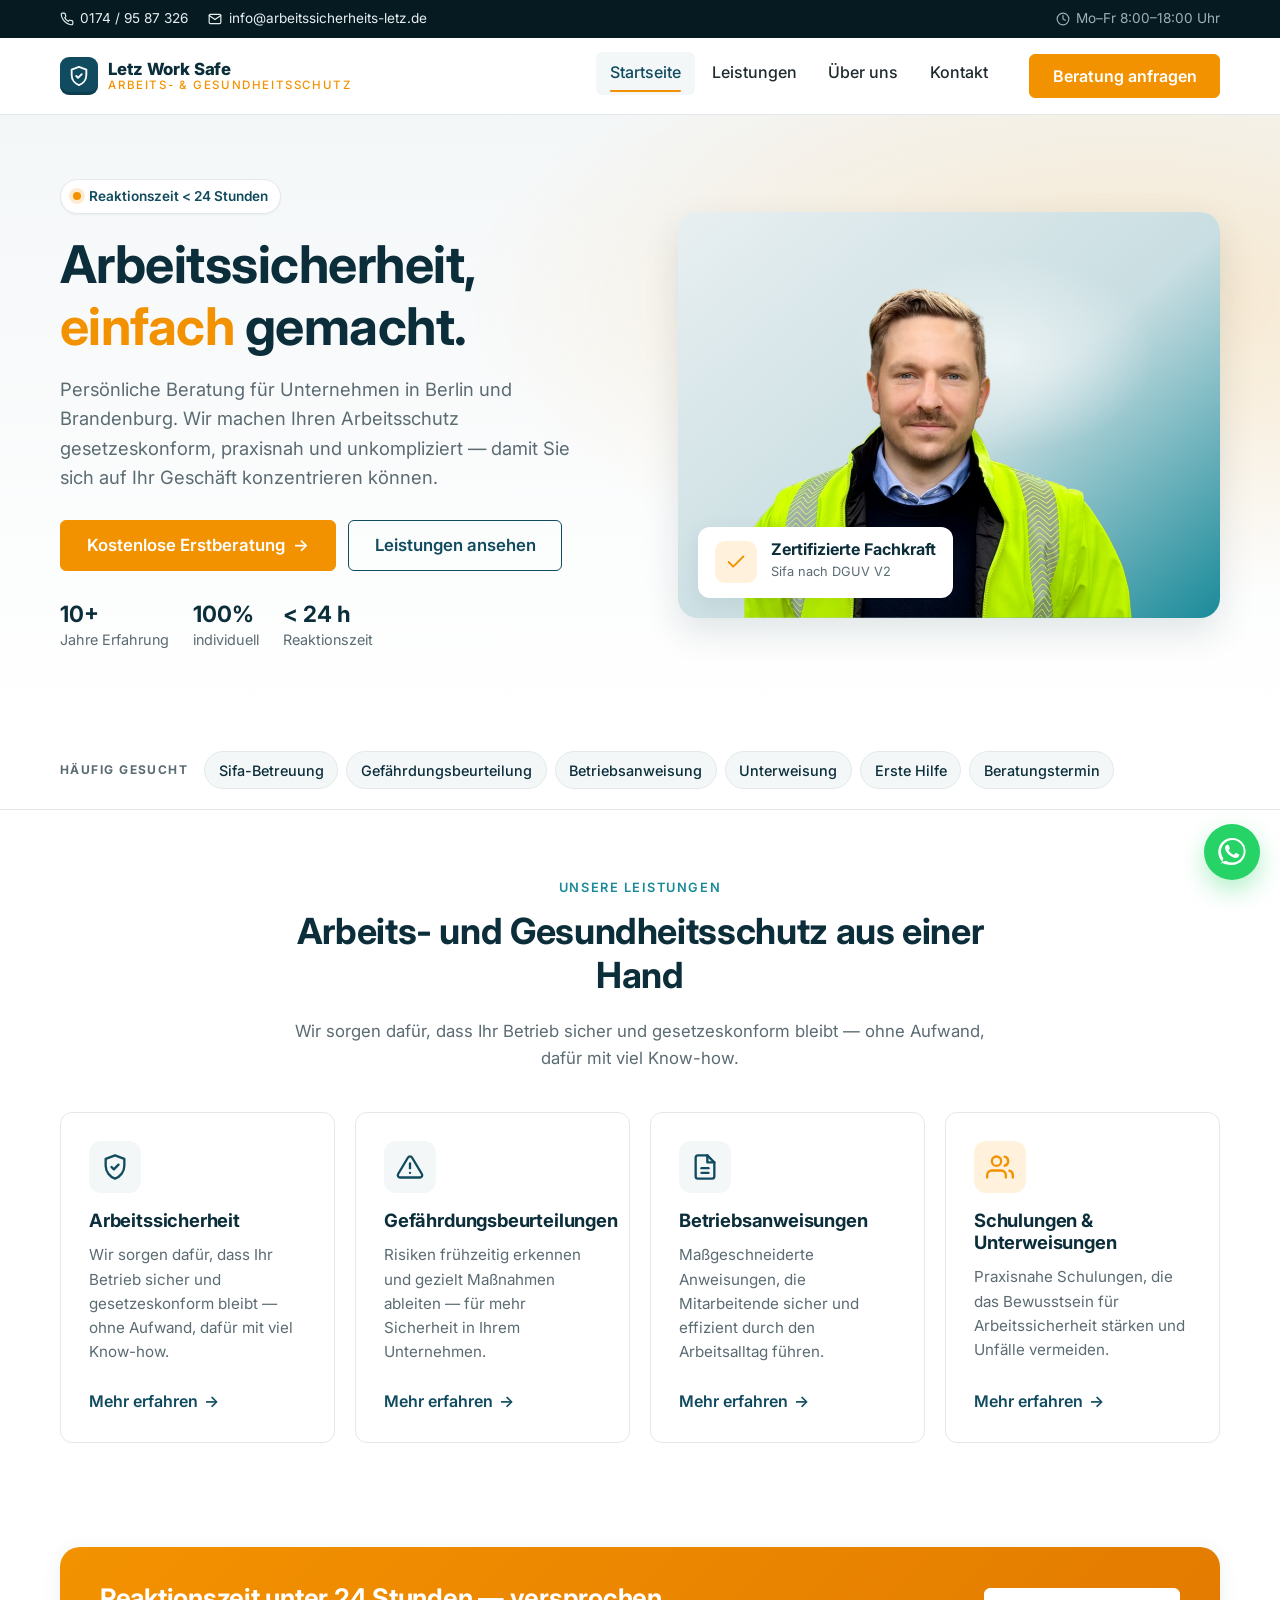
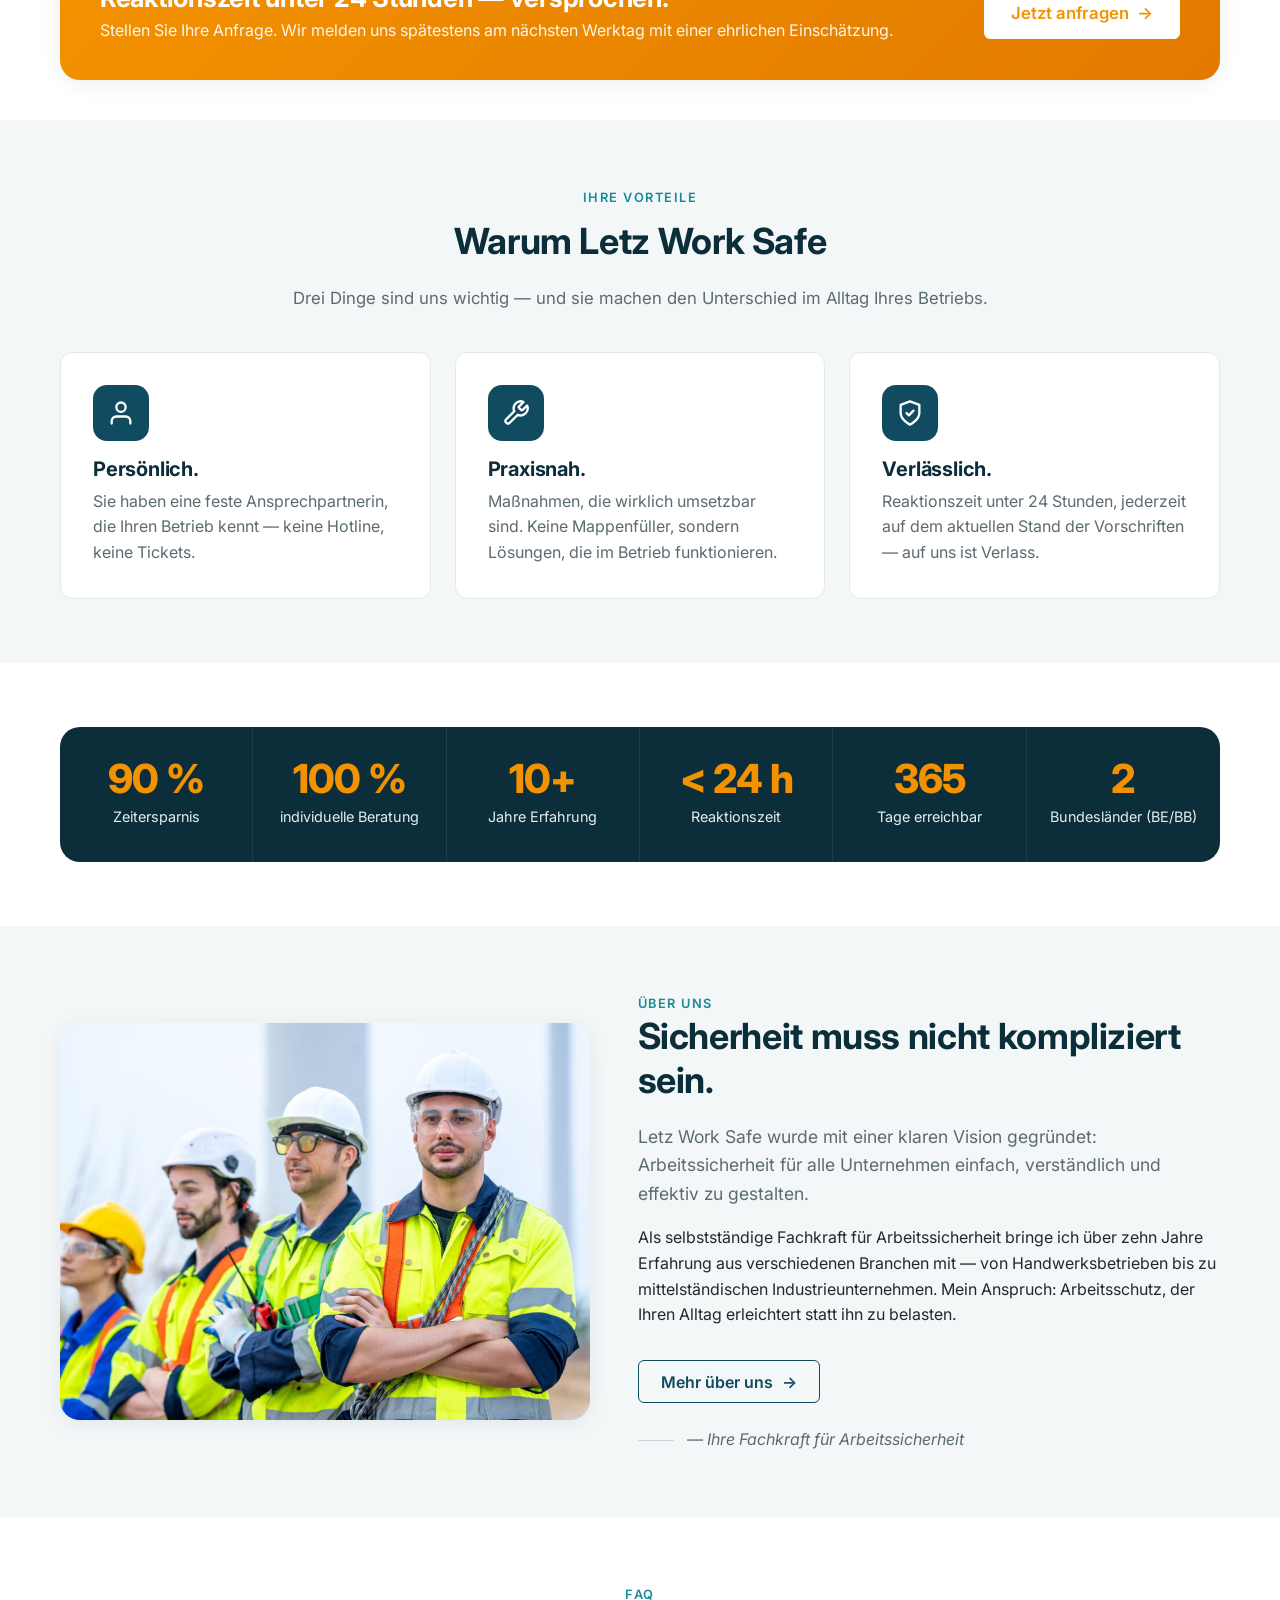
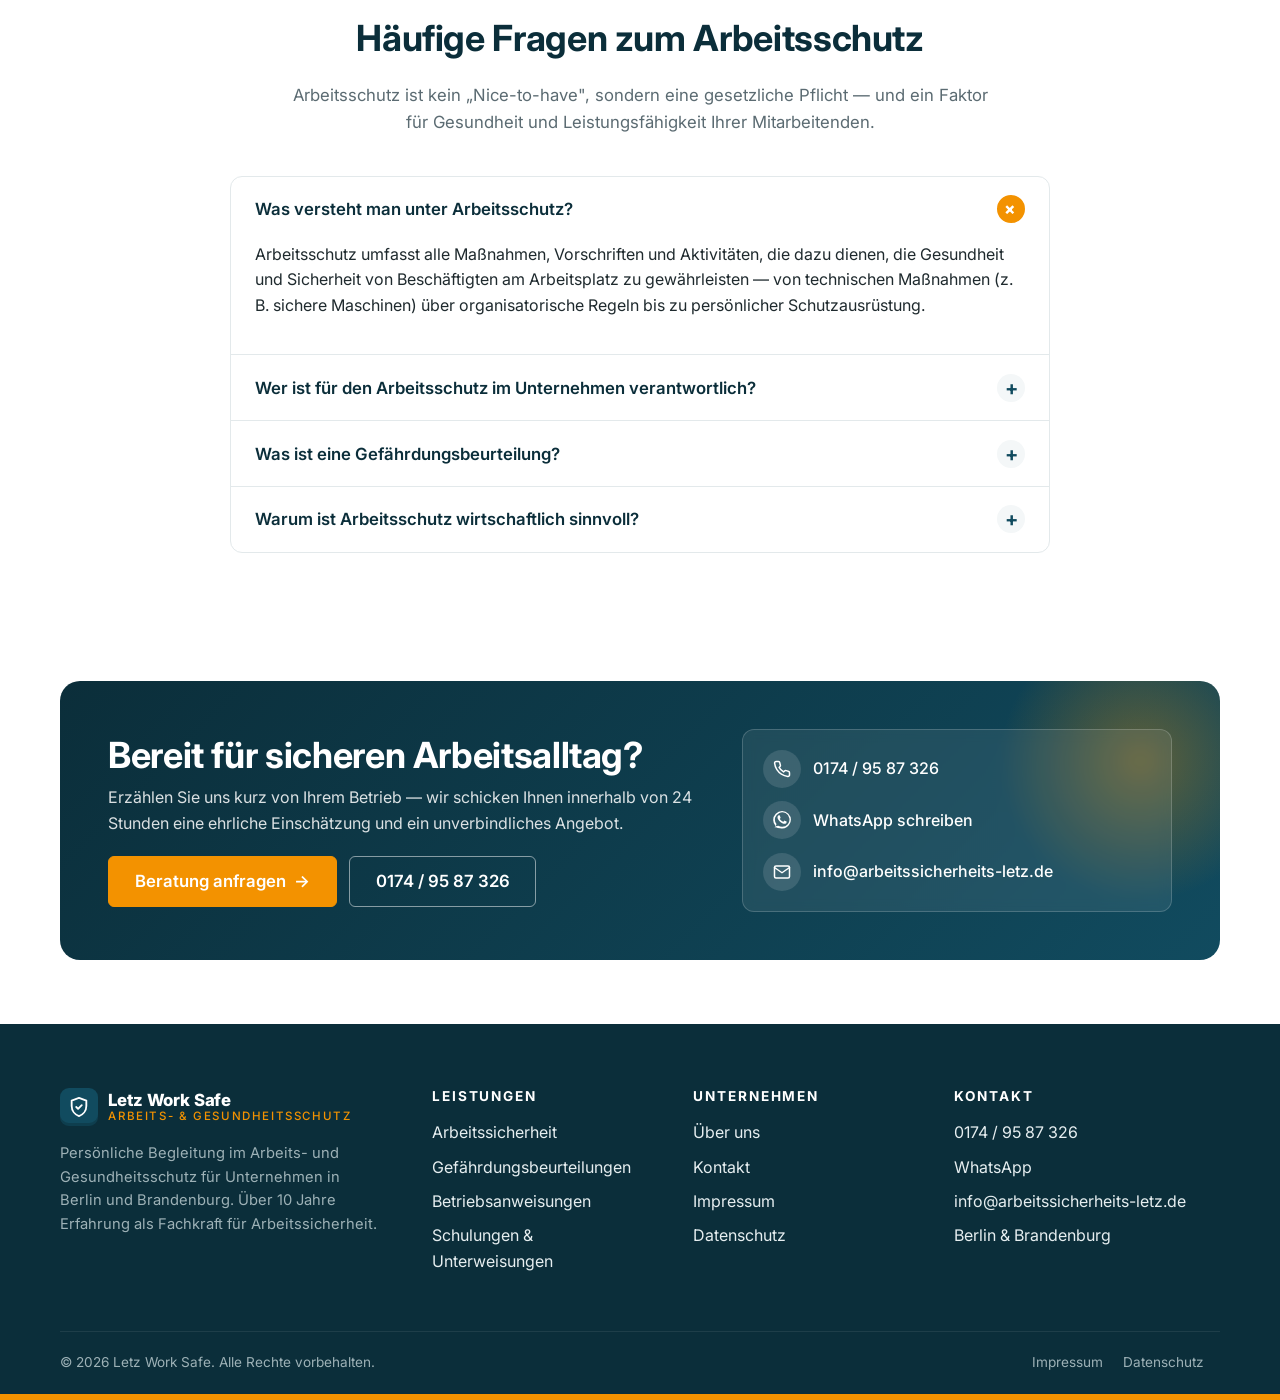
<file: index.html>
<!doctype html>
<html lang="de">
<head>
  <meta charset="utf-8" />
  <meta name="viewport" content="width=device-width, initial-scale=1" />
  <link rel="icon" type="image/svg+xml" href="assets/img/favicon.svg" />
  <title>Letz Work Safe — Arbeits- und Gesundheitsschutz in Berlin & Brandenburg</title>
  <meta name="description" content="Persönliche Beratung für Arbeitssicherheit, Gefährdungsbeurteilungen, Betriebsanweisungen und Schulungen. Über 10 Jahre Erfahrung — Reaktionszeit unter 24 Stunden." />
  <link rel="preconnect" href="https://fonts.googleapis.com" />
  <link rel="preconnect" href="https://fonts.gstatic.com" crossorigin />
  <link href="https://fonts.googleapis.com/css2?family=Inter:wght@400;500;600;700;800&display=swap" rel="stylesheet" />
  <link rel="stylesheet" href="assets/css/style.css" />
</head>
<body>

  <!-- ===================== Utility bar ===================== -->
  <div class="utility" role="complementary" aria-label="Kontaktinformationen">
    <div class="container">
      <div class="utility__contact">
        <a href="tel:01749587326" aria-label="Anrufen">
          <svg viewBox="0 0 24 24" width="14" height="14" fill="none" stroke="currentColor" stroke-width="2" stroke-linecap="round" stroke-linejoin="round" aria-hidden="true"><path d="M22 16.92v3a2 2 0 0 1-2.18 2 19.79 19.79 0 0 1-8.63-3.07 19.5 19.5 0 0 1-6-6 19.79 19.79 0 0 1-3.07-8.67A2 2 0 0 1 4.11 2h3a2 2 0 0 1 2 1.72c.13.96.36 1.9.7 2.81a2 2 0 0 1-.45 2.11L8.09 9.91a16 16 0 0 0 6 6l1.27-1.27a2 2 0 0 1 2.11-.45c.91.34 1.85.57 2.81.7A2 2 0 0 1 22 16.92z"/></svg>
          0174 / 95 87 326
        </a>
        <a href="mailto:info@arbeitssicherheits-letz.de">
          <svg viewBox="0 0 24 24" width="14" height="14" fill="none" stroke="currentColor" stroke-width="2" stroke-linecap="round" stroke-linejoin="round" aria-hidden="true"><path d="M4 4h16c1.1 0 2 .9 2 2v12c0 1.1-.9 2-2 2H4c-1.1 0-2-.9-2-2V6c0-1.1.9-2 2-2z"/><polyline points="22,6 12,13 2,6"/></svg>
          info@arbeitssicherheits-letz.de
        </a>
      </div>
      <span class="utility__hours">
        <svg viewBox="0 0 24 24" width="14" height="14" fill="none" stroke="currentColor" stroke-width="2" stroke-linecap="round" stroke-linejoin="round" aria-hidden="true"><circle cx="12" cy="12" r="10"/><polyline points="12 6 12 12 16 14"/></svg>
        <span>Mo–Fr 8:00–18:00 Uhr</span>
      </span>
    </div>
  </div>

  <!-- ===================== Header ===================== -->
  <header class="site-header">
    <div class="container">
      <a href="index.html" class="brand" aria-label="Letz Work Safe — Startseite">
        <span class="brand__mark" aria-hidden="true">
          <svg viewBox="0 0 24 24" fill="none" stroke="currentColor" stroke-width="2" stroke-linecap="round" stroke-linejoin="round"><path d="M12 2 4 5v6c0 5 3.5 9.4 8 11 4.5-1.6 8-6 8-11V5l-8-3z"/><path d="m9 12 2 2 4-4"/></svg>
        </span>
        <span class="brand__name">
          Letz Work Safe
          <small>Arbeits- &amp; Gesundheitsschutz</small>
        </span>
      </a>
      <button class="nav-toggle" aria-label="Menü öffnen" aria-expanded="false" aria-controls="primary-nav">
        <svg viewBox="0 0 24 24" fill="none" stroke="currentColor" stroke-width="2" stroke-linecap="round"><line x1="3" y1="6"  x2="21" y2="6"/><line x1="3" y1="12" x2="21" y2="12"/><line x1="3" y1="18" x2="21" y2="18"/></svg>
      </button>
      <nav class="primary-nav" id="primary-nav" aria-label="Hauptnavigation">
        <ul>
          <li><a href="index.html">Startseite</a></li>
          <li><a href="leistungen.html">Leistungen</a></li>
          <li><a href="ueber-uns.html">Über uns</a></li>
          <li><a href="kontakt.html">Kontakt</a></li>
          <li><a href="kontakt.html" class="btn btn--accent btn--mobile">Beratung anfragen</a></li>
        </ul>
      </nav>
      <div class="header-cta">
        <a href="kontakt.html" class="btn btn--accent">Beratung anfragen</a>
      </div>
    </div>
  </header>

  <main id="main">

    <!-- ===================== Hero ===================== -->
    <section class="hero">
      <div class="container hero__grid">
        <div>
          <span class="hero__eyebrow"><span class="dot"></span> Reaktionszeit &lt; 24 Stunden</span>
          <h1>Arbeitssicherheit, <span class="accent">einfach</span> gemacht.</h1>
          <p class="hero__lead">
            Persönliche Beratung für Unternehmen in Berlin und Brandenburg.
            Wir machen Ihren Arbeitsschutz gesetzeskonform, praxisnah und unkompliziert —
            damit Sie sich auf Ihr Geschäft konzentrieren können.
          </p>
          <div class="hero__actions">
            <a href="kontakt.html" class="btn btn--accent btn--lg">
              Kostenlose Erstberatung
              <span class="arrow" aria-hidden="true">→</span>
            </a>
            <a href="leistungen.html" class="btn btn--ghost btn--lg">Leistungen ansehen</a>
          </div>
          <div class="hero__trust">
            <div><strong>10+</strong><span>Jahre Erfahrung</span></div>
            <div><strong>100%</strong><span>individuell</span></div>
            <div><strong>&lt; 24 h</strong><span>Reaktionszeit</span></div>
          </div>
        </div>
        <div class="hero__media hero__media--cutout">
          <img src="assets/img/letz-768x718.png"
               alt="Ihre Fachkraft für Arbeitssicherheit in Sicherheitsweste" />
          <div class="hero__badge">
            <div class="badge-icon" aria-hidden="true">
              <svg viewBox="0 0 24 24" fill="none" stroke="currentColor" stroke-width="2" stroke-linecap="round" stroke-linejoin="round"><polyline points="20 6 9 17 4 12"/></svg>
            </div>
            <div>
              <strong>Zertifizierte Fachkraft</strong>
              <span>Sifa nach DGUV V2</span>
            </div>
          </div>
        </div>
      </div>
    </section>

    <!-- ===================== Pill bar ===================== -->
    <div class="pillbar">
      <div class="container">
        <span class="pillbar__label">Häufig gesucht</span>
        <a class="pill" href="leistungen.html#arbeitssicherheit">Sifa-Betreuung</a>
        <a class="pill" href="leistungen.html#gefaehrdung">Gefährdungsbeurteilung</a>
        <a class="pill" href="leistungen.html#anweisungen">Betriebsanweisung</a>
        <a class="pill" href="leistungen.html#schulungen">Unterweisung</a>
        <a class="pill" href="leistungen.html#schulungen">Erste Hilfe</a>
        <a class="pill" href="kontakt.html">Beratungstermin</a>
      </div>
    </div>

    <!-- ===================== Services ===================== -->
    <section class="section">
      <div class="container">
        <div class="section-header">
          <span class="eyebrow">Unsere Leistungen</span>
          <h2>Arbeits- und Gesundheitsschutz aus einer Hand</h2>
          <p>Wir sorgen dafür, dass Ihr Betrieb sicher und gesetzeskonform bleibt — ohne Aufwand, dafür mit viel Know-how.</p>
        </div>

        <div class="cards grid grid--4">
          <a href="leistungen.html#arbeitssicherheit" class="card" aria-label="Arbeitssicherheit — mehr erfahren">
            <div class="card__icon" aria-hidden="true">
              <svg viewBox="0 0 24 24" fill="none" stroke="currentColor" stroke-width="2" stroke-linecap="round" stroke-linejoin="round"><path d="M12 2 4 5v6c0 5 3.5 9.4 8 11 4.5-1.6 8-6 8-11V5l-8-3z"/><path d="m9 12 2 2 4-4"/></svg>
            </div>
            <h3>Arbeitssicherheit</h3>
            <p>Wir sorgen dafür, dass Ihr Betrieb sicher und gesetzeskonform bleibt — ohne Aufwand, dafür mit viel Know-how.</p>
            <span class="card__link">Mehr erfahren</span>
          </a>

          <a href="leistungen.html#gefaehrdung" class="card" aria-label="Gefährdungsbeurteilungen — mehr erfahren">
            <div class="card__icon" aria-hidden="true">
              <svg viewBox="0 0 24 24" fill="none" stroke="currentColor" stroke-width="2" stroke-linecap="round" stroke-linejoin="round"><path d="M10.29 3.86 1.82 18a2 2 0 0 0 1.71 3h16.94a2 2 0 0 0 1.71-3L13.71 3.86a2 2 0 0 0-3.42 0z"/><line x1="12" y1="9"  x2="12" y2="13"/><line x1="12" y1="17" x2="12.01" y2="17"/></svg>
            </div>
            <h3>Gefährdungsbeurteilungen</h3>
            <p>Risiken frühzeitig erkennen und gezielt Maßnahmen ableiten — für mehr Sicherheit in Ihrem Unternehmen.</p>
            <span class="card__link">Mehr erfahren</span>
          </a>

          <a href="leistungen.html#anweisungen" class="card" aria-label="Betriebsanweisungen — mehr erfahren">
            <div class="card__icon" aria-hidden="true">
              <svg viewBox="0 0 24 24" fill="none" stroke="currentColor" stroke-width="2" stroke-linecap="round" stroke-linejoin="round"><path d="M14 2H6a2 2 0 0 0-2 2v16a2 2 0 0 0 2 2h12a2 2 0 0 0 2-2V8z"/><polyline points="14 2 14 8 20 8"/><line x1="9" y1="13" x2="15" y2="13"/><line x1="9" y1="17" x2="15" y2="17"/></svg>
            </div>
            <h3>Betriebsanweisungen</h3>
            <p>Maßgeschneiderte Anweisungen, die Mitarbeitende sicher und effizient durch den Arbeitsalltag führen.</p>
            <span class="card__link">Mehr erfahren</span>
          </a>

          <a href="leistungen.html#schulungen" class="card card--accent" aria-label="Schulungen & Unterweisungen — mehr erfahren">
            <div class="card__icon" aria-hidden="true">
              <svg viewBox="0 0 24 24" fill="none" stroke="currentColor" stroke-width="2" stroke-linecap="round" stroke-linejoin="round"><path d="M17 21v-2a4 4 0 0 0-4-4H5a4 4 0 0 0-4 4v2"/><circle cx="9"  cy="7" r="4"/><path d="M23 21v-2a4 4 0 0 0-3-3.87"/><path d="M16 3.13a4 4 0 0 1 0 7.75"/></svg>
            </div>
            <h3>Schulungen &amp; Unterweisungen</h3>
            <p>Praxisnahe Schulungen, die das Bewusstsein für Arbeitssicherheit stärken und Unfälle vermeiden.</p>
            <span class="card__link">Mehr erfahren</span>
          </a>
        </div>
      </div>
    </section>

    <!-- ===================== Promo banner ===================== -->
    <section class="section--tight">
      <div class="container">
        <div class="promo">
          <div>
            <h2>Reaktionszeit unter 24 Stunden — versprochen.</h2>
            <p>Stellen Sie Ihre Anfrage. Wir melden uns spätestens am nächsten Werktag mit einer ehrlichen Einschätzung.</p>
          </div>
          <a href="kontakt.html" class="btn btn--lg">Jetzt anfragen <span class="arrow" aria-hidden="true">→</span></a>
        </div>
      </div>
    </section>

    <!-- ===================== Vorteile ===================== -->
    <section class="section section--alt">
      <div class="container">
        <div class="section-header">
          <span class="eyebrow">Ihre Vorteile</span>
          <h2>Warum Letz Work Safe</h2>
          <p>Drei Dinge sind uns wichtig — und sie machen den Unterschied im Alltag Ihres Betriebs.</p>
        </div>

        <div class="grid grid--3">
          <div class="vorteile-card">
            <div class="vorteile-card__icon" aria-hidden="true">
              <svg viewBox="0 0 24 24" fill="none" stroke="currentColor" stroke-width="2" stroke-linecap="round" stroke-linejoin="round"><path d="M20 21v-2a4 4 0 0 0-4-4H8a4 4 0 0 0-4 4v2"/><circle cx="12" cy="7" r="4"/></svg>
            </div>
            <h3>Persönlich.</h3>
            <p>Sie haben eine feste Ansprechpartnerin, die Ihren Betrieb kennt — keine Hotline, keine Tickets.</p>
          </div>
          <div class="vorteile-card">
            <div class="vorteile-card__icon" aria-hidden="true">
              <svg viewBox="0 0 24 24" fill="none" stroke="currentColor" stroke-width="2" stroke-linecap="round" stroke-linejoin="round"><path d="M14.7 6.3a1 1 0 0 0 0 1.4l1.6 1.6a1 1 0 0 0 1.4 0l3.77-3.77a6 6 0 0 1-7.94 7.94l-6.91 6.91a2.12 2.12 0 0 1-3-3l6.91-6.91a6 6 0 0 1 7.94-7.94l-3.76 3.76z"/></svg>
            </div>
            <h3>Praxisnah.</h3>
            <p>Maßnahmen, die wirklich umsetzbar sind. Keine Mappenfüller, sondern Lösungen, die im Betrieb funktionieren.</p>
          </div>
          <div class="vorteile-card">
            <div class="vorteile-card__icon" aria-hidden="true">
              <svg viewBox="0 0 24 24" fill="none" stroke="currentColor" stroke-width="2" stroke-linecap="round" stroke-linejoin="round"><path d="M12 22s8-4 8-10V5l-8-3-8 3v7c0 6 8 10 8 10z"/><polyline points="9 12 11 14 15 10"/></svg>
            </div>
            <h3>Verlässlich.</h3>
            <p>Reaktionszeit unter 24 Stunden, jederzeit auf dem aktuellen Stand der Vorschriften — auf uns ist Verlass.</p>
          </div>
        </div>
      </div>
    </section>

    <!-- ===================== Stats strip ===================== -->
    <section class="section">
      <div class="container">
        <div class="stats">
          <div class="stats__item"><span class="stats__num">90 %</span><span class="stats__label">Zeitersparnis</span></div>
          <div class="stats__item"><span class="stats__num">100 %</span><span class="stats__label">individuelle Beratung</span></div>
          <div class="stats__item"><span class="stats__num">10+</span><span class="stats__label">Jahre Erfahrung</span></div>
          <div class="stats__item"><span class="stats__num">&lt; 24 h</span><span class="stats__label">Reaktionszeit</span></div>
          <div class="stats__item"><span class="stats__num">365</span><span class="stats__label">Tage erreichbar</span></div>
          <div class="stats__item"><span class="stats__num">2</span><span class="stats__label">Bundesländer (BE/BB)</span></div>
        </div>
      </div>
    </section>

    <!-- ===================== About teaser ===================== -->
    <section class="section section--alt">
      <div class="container">
        <div class="about-teaser">
          <div class="about-teaser__media">
            <img src="assets/img/arbeitssicherheit02-1024x683.jpg"
                 alt="Team in Schutzkleidung mit Helmen vor einem Industrieanlage" />
          </div>
          <div>
            <span class="eyebrow" style="color:var(--secondary);font-weight:600;text-transform:uppercase;letter-spacing:.12em;font-size:.8rem">Über uns</span>
            <h2>Sicherheit muss nicht kompliziert sein.</h2>
            <p class="lead">
              Letz Work Safe wurde mit einer klaren Vision gegründet: Arbeitssicherheit
              für alle Unternehmen einfach, verständlich und effektiv zu gestalten.
            </p>
            <p>
              Als selbstständige Fachkraft für Arbeitssicherheit bringe ich über zehn
              Jahre Erfahrung aus verschiedenen Branchen mit — von Handwerksbetrieben
              bis zu mittelständischen Industrieunternehmen. Mein Anspruch: Arbeitsschutz,
              der Ihren Alltag erleichtert statt ihn zu belasten.
            </p>
            <a href="ueber-uns.html" class="btn btn--ghost mt-2">Mehr über uns <span class="arrow" aria-hidden="true">→</span></a>
            <div class="signature">— Ihre Fachkraft für Arbeitssicherheit</div>
          </div>
        </div>
      </div>
    </section>

    <!-- ===================== FAQ ===================== -->
    <section class="section">
      <div class="container">
        <div class="section-header">
          <span class="eyebrow">FAQ</span>
          <h2>Häufige Fragen zum Arbeitsschutz</h2>
          <p>Arbeitsschutz ist kein „Nice-to-have", sondern eine gesetzliche Pflicht — und ein Faktor für Gesundheit und Leistungsfähigkeit Ihrer Mitarbeitenden.</p>
        </div>

        <div class="faq">
          <div class="faq__item" aria-expanded="true">
            <button class="faq__q" aria-controls="faq-1" aria-expanded="true">
              Was versteht man unter Arbeitsschutz?
              <span class="faq__icon" aria-hidden="true">+</span>
            </button>
            <div class="faq__a" id="faq-1">
              <p>Arbeitsschutz umfasst alle Maßnahmen, Vorschriften und Aktivitäten, die
              dazu dienen, die Gesundheit und Sicherheit von Beschäftigten am Arbeitsplatz
              zu gewährleisten — von technischen Maßnahmen (z. B. sichere Maschinen) über
              organisatorische Regeln bis zu persönlicher Schutzausrüstung.</p>
            </div>
          </div>

          <div class="faq__item" aria-expanded="false">
            <button class="faq__q" aria-controls="faq-2" aria-expanded="false">
              Wer ist für den Arbeitsschutz im Unternehmen verantwortlich?
              <span class="faq__icon" aria-hidden="true">+</span>
            </button>
            <div class="faq__a" id="faq-2">
              <p>Die Hauptverantwortung liegt beim Arbeitgeber. Er muss dafür sorgen,
              dass alle gesetzlichen Vorgaben eingehalten werden. Allerdings sind auch
              Führungskräfte und Mitarbeitende verpflichtet, aktiv zum Arbeitsschutz
              beizutragen und sich an die geltenden Regeln zu halten.</p>
            </div>
          </div>

          <div class="faq__item" aria-expanded="false">
            <button class="faq__q" aria-controls="faq-3" aria-expanded="false">
              Was ist eine Gefährdungsbeurteilung?
              <span class="faq__icon" aria-hidden="true">+</span>
            </button>
            <div class="faq__a" id="faq-3">
              <p>Eine Gefährdungsbeurteilung ist die systematische Analyse aller potenziellen
              Risiken am Arbeitsplatz. Ziel ist es, Gefahren frühzeitig zu erkennen und
              geeignete Schutzmaßnahmen festzulegen, bevor es zu Unfällen oder
              gesundheitlichen Schäden kommt.</p>
            </div>
          </div>

          <div class="faq__item" aria-expanded="false">
            <button class="faq__q" aria-controls="faq-4" aria-expanded="false">
              Warum ist Arbeitsschutz wirtschaftlich sinnvoll?
              <span class="faq__icon" aria-hidden="true">+</span>
            </button>
            <div class="faq__a" id="faq-4">
              <p>Guter Arbeitsschutz reduziert Unfälle, Krankheitsausfälle und Folgekosten.
              Gleichzeitig steigert er die Produktivität und Zufriedenheit der Mitarbeitenden.
              Unternehmen, die hier investieren, sparen langfristig Geld und stärken ihre
              Arbeitgebermarke.</p>
            </div>
          </div>
        </div>
      </div>
    </section>

    <!-- ===================== CTA ===================== -->
    <section class="section">
      <div class="container">
        <div class="cta-card">
          <div>
            <h2>Bereit für sicheren Arbeitsalltag?</h2>
            <p>Erzählen Sie uns kurz von Ihrem Betrieb — wir schicken Ihnen innerhalb von 24 Stunden eine ehrliche Einschätzung und ein unverbindliches Angebot.</p>
            <div class="cta-card__actions">
              <a href="kontakt.html" class="btn btn--accent btn--lg">Beratung anfragen <span class="arrow" aria-hidden="true">→</span></a>
              <a href="tel:01749587326" class="btn btn--ghost-on-dark btn--lg">0174 / 95 87 326</a>
            </div>
          </div>
          <div class="cta-card__media">
            <div class="cta-card__media-card">
              <a href="tel:01749587326">
                <span class="icon-circle" aria-hidden="true">
                  <svg viewBox="0 0 24 24" width="18" height="18" fill="none" stroke="currentColor" stroke-width="2" stroke-linecap="round" stroke-linejoin="round"><path d="M22 16.92v3a2 2 0 0 1-2.18 2 19.79 19.79 0 0 1-8.63-3.07 19.5 19.5 0 0 1-6-6 19.79 19.79 0 0 1-3.07-8.67A2 2 0 0 1 4.11 2h3a2 2 0 0 1 2 1.72c.13.96.36 1.9.7 2.81a2 2 0 0 1-.45 2.11L8.09 9.91a16 16 0 0 0 6 6l1.27-1.27a2 2 0 0 1 2.11-.45c.91.34 1.85.57 2.81.7A2 2 0 0 1 22 16.92z"/></svg>
                </span>
                <span>0174 / 95 87 326</span>
              </a>
              <a href="https://wa.me/4917495873260">
                <span class="icon-circle" aria-hidden="true">
                  <svg viewBox="0 0 24 24" width="18" height="18" fill="currentColor"><path d="M20.5 3.5A11.7 11.7 0 0 0 3.7 20.3L2 22l1.8-.5a11.7 11.7 0 0 0 5.6 1.4h.01A11.7 11.7 0 0 0 20.5 3.5zm-8.4 17.6a9.7 9.7 0 0 1-4.95-1.36l-.36-.21-2.94.77.78-2.86-.23-.37a9.7 9.7 0 1 1 7.7 4.03zm5.55-7.27c-.3-.15-1.78-.88-2.06-.98-.28-.1-.48-.15-.68.15s-.78.98-.96 1.18c-.18.2-.35.22-.65.07-.3-.15-1.27-.47-2.42-1.5-.9-.8-1.5-1.78-1.67-2.08-.18-.3-.02-.46.13-.6.13-.13.3-.35.45-.52.15-.18.2-.3.3-.5.1-.2.05-.38-.02-.53-.07-.15-.68-1.65-.93-2.25-.25-.6-.5-.5-.68-.5h-.58a1.1 1.1 0 0 0-.8.38c-.27.3-1.05 1.02-1.05 2.5s1.07 2.9 1.22 3.1c.15.2 2.1 3.2 5.1 4.48.71.31 1.27.5 1.7.64.71.23 1.36.2 1.87.12.57-.09 1.78-.73 2.03-1.43.25-.7.25-1.3.18-1.43-.07-.13-.27-.2-.57-.35z"/></svg>
                </span>
                <span>WhatsApp schreiben</span>
              </a>
              <a href="mailto:info@arbeitssicherheits-letz.de">
                <span class="icon-circle" aria-hidden="true">
                  <svg viewBox="0 0 24 24" width="18" height="18" fill="none" stroke="currentColor" stroke-width="2" stroke-linecap="round" stroke-linejoin="round"><path d="M4 4h16c1.1 0 2 .9 2 2v12c0 1.1-.9 2-2 2H4c-1.1 0-2-.9-2-2V6c0-1.1.9-2 2-2z"/><polyline points="22,6 12,13 2,6"/></svg>
                </span>
                <span>info@arbeitssicherheits-letz.de</span>
              </a>
            </div>
          </div>
        </div>
      </div>
    </section>

  </main>

  <!-- ===================== Footer ===================== -->
  <footer class="site-footer">
    <div class="container">
      <div class="footer-grid">
        <div class="footer-brand">
          <a href="index.html" class="brand">
            <span class="brand__mark" aria-hidden="true">
              <svg viewBox="0 0 24 24" fill="none" stroke="currentColor" stroke-width="2" stroke-linecap="round" stroke-linejoin="round"><path d="M12 2 4 5v6c0 5 3.5 9.4 8 11 4.5-1.6 8-6 8-11V5l-8-3z"/><path d="m9 12 2 2 4-4"/></svg>
            </span>
            <span class="brand__name">
              Letz Work Safe
              <small>Arbeits- &amp; Gesundheitsschutz</small>
            </span>
          </a>
          <p>Persönliche Begleitung im Arbeits- und Gesundheitsschutz für Unternehmen in Berlin und Brandenburg. Über 10 Jahre Erfahrung als Fachkraft für Arbeitssicherheit.</p>
        </div>

        <div>
          <h4>Leistungen</h4>
          <ul>
            <li><a href="leistungen.html#arbeitssicherheit">Arbeitssicherheit</a></li>
            <li><a href="leistungen.html#gefaehrdung">Gefährdungsbeurteilungen</a></li>
            <li><a href="leistungen.html#anweisungen">Betriebsanweisungen</a></li>
            <li><a href="leistungen.html#schulungen">Schulungen &amp; Unterweisungen</a></li>
          </ul>
        </div>

        <div>
          <h4>Unternehmen</h4>
          <ul>
            <li><a href="ueber-uns.html">Über uns</a></li>
            <li><a href="kontakt.html">Kontakt</a></li>
            <li><a href="impressum.html">Impressum</a></li>
            <li><a href="datenschutz.html">Datenschutz</a></li>
          </ul>
        </div>

        <div>
          <h4>Kontakt</h4>
          <ul>
            <li><a href="tel:01749587326">0174 / 95 87 326</a></li>
            <li><a href="https://wa.me/4917495873260">WhatsApp</a></li>
            <li><a href="mailto:info@arbeitssicherheits-letz.de">info@arbeitssicherheits-letz.de</a></li>
            <li>Berlin &amp; Brandenburg</li>
          </ul>
        </div>
      </div>

      <div class="footer-bar">
        <div>© <span data-year>2026</span> Letz Work Safe. Alle Rechte vorbehalten.</div>
        <div>
          <a href="impressum.html">Impressum</a>
          <a href="datenschutz.html">Datenschutz</a>
        </div>
      </div>
    </div>
    <div class="footer-stripe" aria-hidden="true"></div>
  </footer>

  <a href="https://wa.me/4917495873260" class="whatsapp-float" aria-label="Per WhatsApp schreiben" rel="noopener">
    <svg viewBox="0 0 24 24" fill="currentColor" aria-hidden="true"><path d="M20.5 3.5A11.7 11.7 0 0 0 3.7 20.3L2 22l1.8-.5a11.7 11.7 0 0 0 5.6 1.4h.01A11.7 11.7 0 0 0 20.5 3.5zm-8.4 17.6a9.7 9.7 0 0 1-4.95-1.36l-.36-.21-2.94.77.78-2.86-.23-.37a9.7 9.7 0 1 1 7.7 4.03zm5.55-7.27c-.3-.15-1.78-.88-2.06-.98-.28-.1-.48-.15-.68.15s-.78.98-.96 1.18c-.18.2-.35.22-.65.07-.3-.15-1.27-.47-2.42-1.5-.9-.8-1.5-1.78-1.67-2.08-.18-.3-.02-.46.13-.6.13-.13.3-.35.45-.52.15-.18.2-.3.3-.5.1-.2.05-.38-.02-.53-.07-.15-.68-1.65-.93-2.25-.25-.6-.5-.5-.68-.5h-.58a1.1 1.1 0 0 0-.8.38c-.27.3-1.05 1.02-1.05 2.5s1.07 2.9 1.22 3.1c.15.2 2.1 3.2 5.1 4.48.71.31 1.27.5 1.7.64.71.23 1.36.2 1.87.12.57-.09 1.78-.73 2.03-1.43.25-.7.25-1.3.18-1.43-.07-.13-.27-.2-.57-.35z"/></svg>
  </a>

  <script src="assets/js/main.js" defer></script>
</body>
</html>
</file>
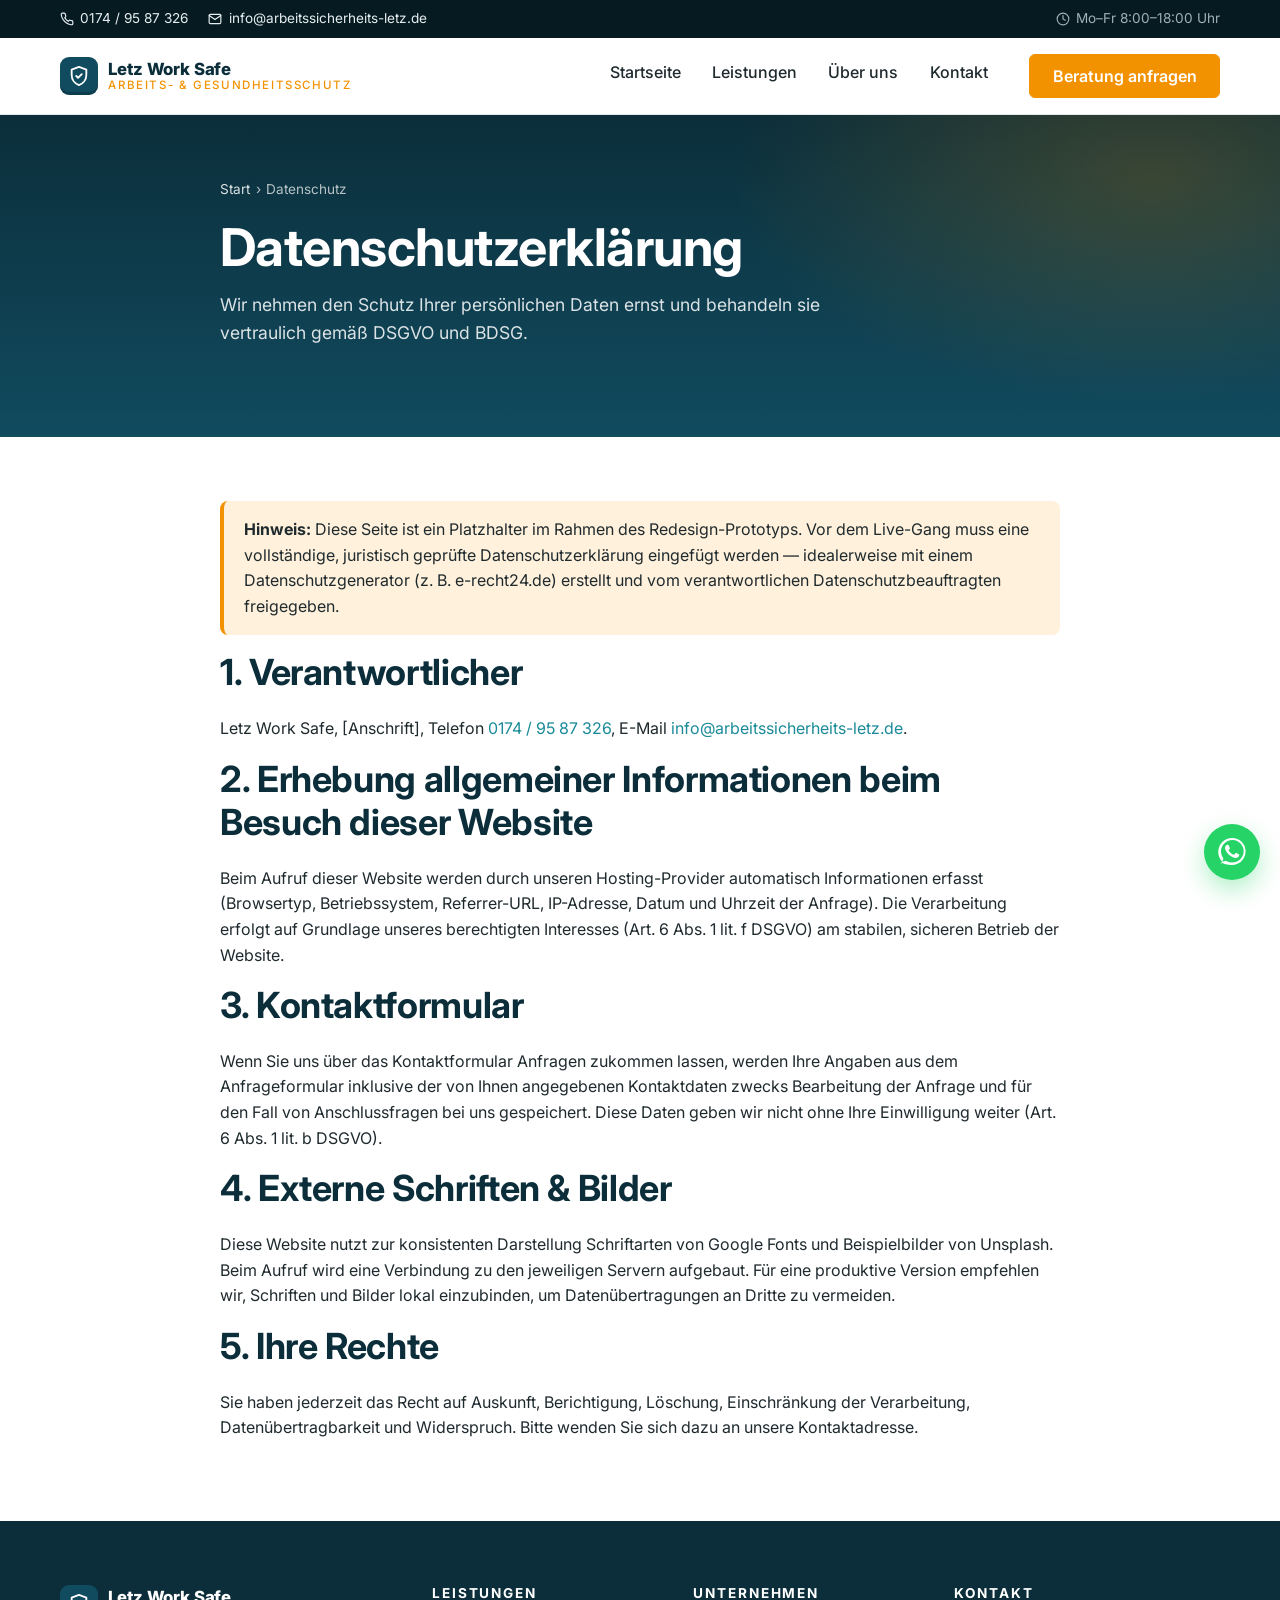
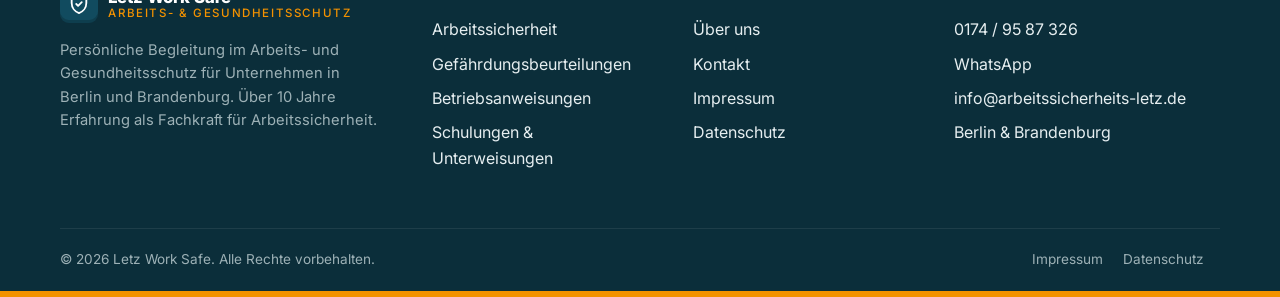
<file: datenschutz.html>
<!doctype html>
<html lang="de">
<head>
  <meta charset="utf-8" />
  <meta name="viewport" content="width=device-width, initial-scale=1" />
  <link rel="icon" type="image/svg+xml" href="assets/img/favicon.svg" />
  <title>Datenschutz — Letz Work Safe</title>
  <meta name="description" content="Datenschutzerklärung von Letz Work Safe gemäß DSGVO." />
  <meta name="robots" content="noindex" />
  <link rel="preconnect" href="https://fonts.googleapis.com" />
  <link rel="preconnect" href="https://fonts.gstatic.com" crossorigin />
  <link href="https://fonts.googleapis.com/css2?family=Inter:wght@400;500;600;700;800&display=swap" rel="stylesheet" />
  <link rel="stylesheet" href="assets/css/style.css" />
</head>
<body>

  <div class="utility" role="complementary" aria-label="Kontaktinformationen">
    <div class="container">
      <div class="utility__contact">
        <a href="tel:01749587326"><svg viewBox="0 0 24 24" width="14" height="14" fill="none" stroke="currentColor" stroke-width="2" stroke-linecap="round" stroke-linejoin="round" aria-hidden="true"><path d="M22 16.92v3a2 2 0 0 1-2.18 2 19.79 19.79 0 0 1-8.63-3.07 19.5 19.5 0 0 1-6-6 19.79 19.79 0 0 1-3.07-8.67A2 2 0 0 1 4.11 2h3a2 2 0 0 1 2 1.72c.13.96.36 1.9.7 2.81a2 2 0 0 1-.45 2.11L8.09 9.91a16 16 0 0 0 6 6l1.27-1.27a2 2 0 0 1 2.11-.45c.91.34 1.85.57 2.81.7A2 2 0 0 1 22 16.92z"/></svg> 0174 / 95 87 326</a>
        <a href="mailto:info@arbeitssicherheits-letz.de"><svg viewBox="0 0 24 24" width="14" height="14" fill="none" stroke="currentColor" stroke-width="2" stroke-linecap="round" stroke-linejoin="round" aria-hidden="true"><path d="M4 4h16c1.1 0 2 .9 2 2v12c0 1.1-.9 2-2 2H4c-1.1 0-2-.9-2-2V6c0-1.1.9-2 2-2z"/><polyline points="22,6 12,13 2,6"/></svg> info@arbeitssicherheits-letz.de</a>
      </div>
      <span class="utility__hours"><svg viewBox="0 0 24 24" width="14" height="14" fill="none" stroke="currentColor" stroke-width="2" stroke-linecap="round" stroke-linejoin="round" aria-hidden="true"><circle cx="12" cy="12" r="10"/><polyline points="12 6 12 12 16 14"/></svg><span>Mo–Fr 8:00–18:00 Uhr</span></span>
    </div>
  </div>

  <header class="site-header">
    <div class="container">
      <a href="index.html" class="brand" aria-label="Letz Work Safe — Startseite">
        <span class="brand__mark" aria-hidden="true"><svg viewBox="0 0 24 24" fill="none" stroke="currentColor" stroke-width="2" stroke-linecap="round" stroke-linejoin="round"><path d="M12 2 4 5v6c0 5 3.5 9.4 8 11 4.5-1.6 8-6 8-11V5l-8-3z"/><path d="m9 12 2 2 4-4"/></svg></span>
        <span class="brand__name">Letz Work Safe<small>Arbeits- &amp; Gesundheitsschutz</small></span>
      </a>
      <button class="nav-toggle" aria-label="Menü öffnen" aria-expanded="false" aria-controls="primary-nav">
        <svg viewBox="0 0 24 24" fill="none" stroke="currentColor" stroke-width="2" stroke-linecap="round"><line x1="3" y1="6" x2="21" y2="6"/><line x1="3" y1="12" x2="21" y2="12"/><line x1="3" y1="18" x2="21" y2="18"/></svg>
      </button>
      <nav class="primary-nav" id="primary-nav" aria-label="Hauptnavigation">
        <ul>
          <li><a href="index.html">Startseite</a></li>
          <li><a href="leistungen.html">Leistungen</a></li>
          <li><a href="ueber-uns.html">Über uns</a></li>
          <li><a href="kontakt.html">Kontakt</a></li>
          <li><a href="kontakt.html" class="btn btn--accent btn--mobile">Beratung anfragen</a></li>
        </ul>
      </nav>
      <div class="header-cta">
        <a href="kontakt.html" class="btn btn--accent">Beratung anfragen</a>
      </div>
    </div>
  </header>

  <main id="main">

    <section class="page-hero">
      <div class="container">
        <nav class="breadcrumbs" aria-label="Brotkrumen">
          <a href="index.html">Start</a><span aria-hidden="true">›</span><span>Datenschutz</span>
        </nav>
        <h1>Datenschutzerklärung</h1>
        <p>Wir nehmen den Schutz Ihrer persönlichen Daten ernst und behandeln sie vertraulich gemäß DSGVO und BDSG.</p>
      </div>
    </section>

    <section class="section">
      <div class="container container--narrow">
        <p style="background:var(--accent-soft);border-left:4px solid var(--accent);padding:1rem 1.25rem;border-radius:8px;color:var(--text)">
          <strong>Hinweis:</strong> Diese Seite ist ein Platzhalter im Rahmen des Redesign-Prototyps.
          Vor dem Live-Gang muss eine vollständige, juristisch geprüfte Datenschutzerklärung
          eingefügt werden — idealerweise mit einem Datenschutzgenerator (z. B. e-recht24.de)
          erstellt und vom verantwortlichen Datenschutzbeauftragten freigegeben.
        </p>

        <h2>1. Verantwortlicher</h2>
        <p>
          Letz Work Safe, [Anschrift], Telefon <a href="tel:01749587326">0174 / 95 87 326</a>,
          E-Mail <a href="mailto:info@arbeitssicherheits-letz.de">info@arbeitssicherheits-letz.de</a>.
        </p>

        <h2>2. Erhebung allgemeiner Informationen beim Besuch dieser Website</h2>
        <p>
          Beim Aufruf dieser Website werden durch unseren Hosting-Provider automatisch
          Informationen erfasst (Browsertyp, Betriebssystem, Referrer-URL, IP-Adresse,
          Datum und Uhrzeit der Anfrage). Die Verarbeitung erfolgt auf Grundlage
          unseres berechtigten Interesses (Art. 6 Abs. 1 lit. f DSGVO) am
          stabilen, sicheren Betrieb der Website.
        </p>

        <h2>3. Kontaktformular</h2>
        <p>
          Wenn Sie uns über das Kontaktformular Anfragen zukommen lassen, werden Ihre
          Angaben aus dem Anfrageformular inklusive der von Ihnen angegebenen
          Kontaktdaten zwecks Bearbeitung der Anfrage und für den Fall von
          Anschlussfragen bei uns gespeichert. Diese Daten geben wir nicht ohne Ihre
          Einwilligung weiter (Art. 6 Abs. 1 lit. b DSGVO).
        </p>

        <h2>4. Externe Schriften &amp; Bilder</h2>
        <p>
          Diese Website nutzt zur konsistenten Darstellung Schriftarten von Google Fonts
          und Beispielbilder von Unsplash. Beim Aufruf wird eine Verbindung zu den
          jeweiligen Servern aufgebaut. Für eine produktive Version empfehlen wir,
          Schriften und Bilder lokal einzubinden, um Datenübertragungen an Dritte
          zu vermeiden.
        </p>

        <h2>5. Ihre Rechte</h2>
        <p>
          Sie haben jederzeit das Recht auf Auskunft, Berichtigung, Löschung,
          Einschränkung der Verarbeitung, Datenübertragbarkeit und Widerspruch.
          Bitte wenden Sie sich dazu an unsere Kontaktadresse.
        </p>
      </div>
    </section>

  </main>

  <footer class="site-footer">
    <div class="container">
      <div class="footer-grid">
        <div class="footer-brand">
          <a href="index.html" class="brand">
            <span class="brand__mark" aria-hidden="true"><svg viewBox="0 0 24 24" fill="none" stroke="currentColor" stroke-width="2" stroke-linecap="round" stroke-linejoin="round"><path d="M12 2 4 5v6c0 5 3.5 9.4 8 11 4.5-1.6 8-6 8-11V5l-8-3z"/><path d="m9 12 2 2 4-4"/></svg></span>
            <span class="brand__name">Letz Work Safe<small>Arbeits- &amp; Gesundheitsschutz</small></span>
          </a>
          <p>Persönliche Begleitung im Arbeits- und Gesundheitsschutz für Unternehmen in Berlin und Brandenburg. Über 10 Jahre Erfahrung als Fachkraft für Arbeitssicherheit.</p>
        </div>
        <div>
          <h4>Leistungen</h4>
          <ul>
            <li><a href="leistungen.html#arbeitssicherheit">Arbeitssicherheit</a></li>
            <li><a href="leistungen.html#gefaehrdung">Gefährdungsbeurteilungen</a></li>
            <li><a href="leistungen.html#anweisungen">Betriebsanweisungen</a></li>
            <li><a href="leistungen.html#schulungen">Schulungen &amp; Unterweisungen</a></li>
          </ul>
        </div>
        <div>
          <h4>Unternehmen</h4>
          <ul>
            <li><a href="ueber-uns.html">Über uns</a></li>
            <li><a href="kontakt.html">Kontakt</a></li>
            <li><a href="impressum.html">Impressum</a></li>
            <li><a href="datenschutz.html">Datenschutz</a></li>
          </ul>
        </div>
        <div>
          <h4>Kontakt</h4>
          <ul>
            <li><a href="tel:01749587326">0174 / 95 87 326</a></li>
            <li><a href="https://wa.me/4917495873260">WhatsApp</a></li>
            <li><a href="mailto:info@arbeitssicherheits-letz.de">info@arbeitssicherheits-letz.de</a></li>
            <li>Berlin &amp; Brandenburg</li>
          </ul>
        </div>
      </div>
      <div class="footer-bar">
        <div>© <span data-year>2026</span> Letz Work Safe. Alle Rechte vorbehalten.</div>
        <div>
          <a href="impressum.html">Impressum</a>
          <a href="datenschutz.html">Datenschutz</a>
        </div>
      </div>
    </div>
    <div class="footer-stripe" aria-hidden="true"></div>
  </footer>

  <a href="https://wa.me/4917495873260" class="whatsapp-float" aria-label="Per WhatsApp schreiben" rel="noopener">
    <svg viewBox="0 0 24 24" fill="currentColor" aria-hidden="true"><path d="M20.5 3.5A11.7 11.7 0 0 0 3.7 20.3L2 22l1.8-.5a11.7 11.7 0 0 0 5.6 1.4h.01A11.7 11.7 0 0 0 20.5 3.5zm-8.4 17.6a9.7 9.7 0 0 1-4.95-1.36l-.36-.21-2.94.77.78-2.86-.23-.37a9.7 9.7 0 1 1 7.7 4.03zm5.55-7.27c-.3-.15-1.78-.88-2.06-.98-.28-.1-.48-.15-.68.15s-.78.98-.96 1.18c-.18.2-.35.22-.65.07-.3-.15-1.27-.47-2.42-1.5-.9-.8-1.5-1.78-1.67-2.08-.18-.3-.02-.46.13-.6.13-.13.3-.35.45-.52.15-.18.2-.3.3-.5.1-.2.05-.38-.02-.53-.07-.15-.68-1.65-.93-2.25-.25-.6-.5-.5-.68-.5h-.58a1.1 1.1 0 0 0-.8.38c-.27.3-1.05 1.02-1.05 2.5s1.07 2.9 1.22 3.1c.15.2 2.1 3.2 5.1 4.48.71.31 1.27.5 1.7.64.71.23 1.36.2 1.87.12.57-.09 1.78-.73 2.03-1.43.25-.7.25-1.3.18-1.43-.07-.13-.27-.2-.57-.35z"/></svg>
  </a>

  <script src="assets/js/main.js" defer></script>
</body>
</html>
</file>
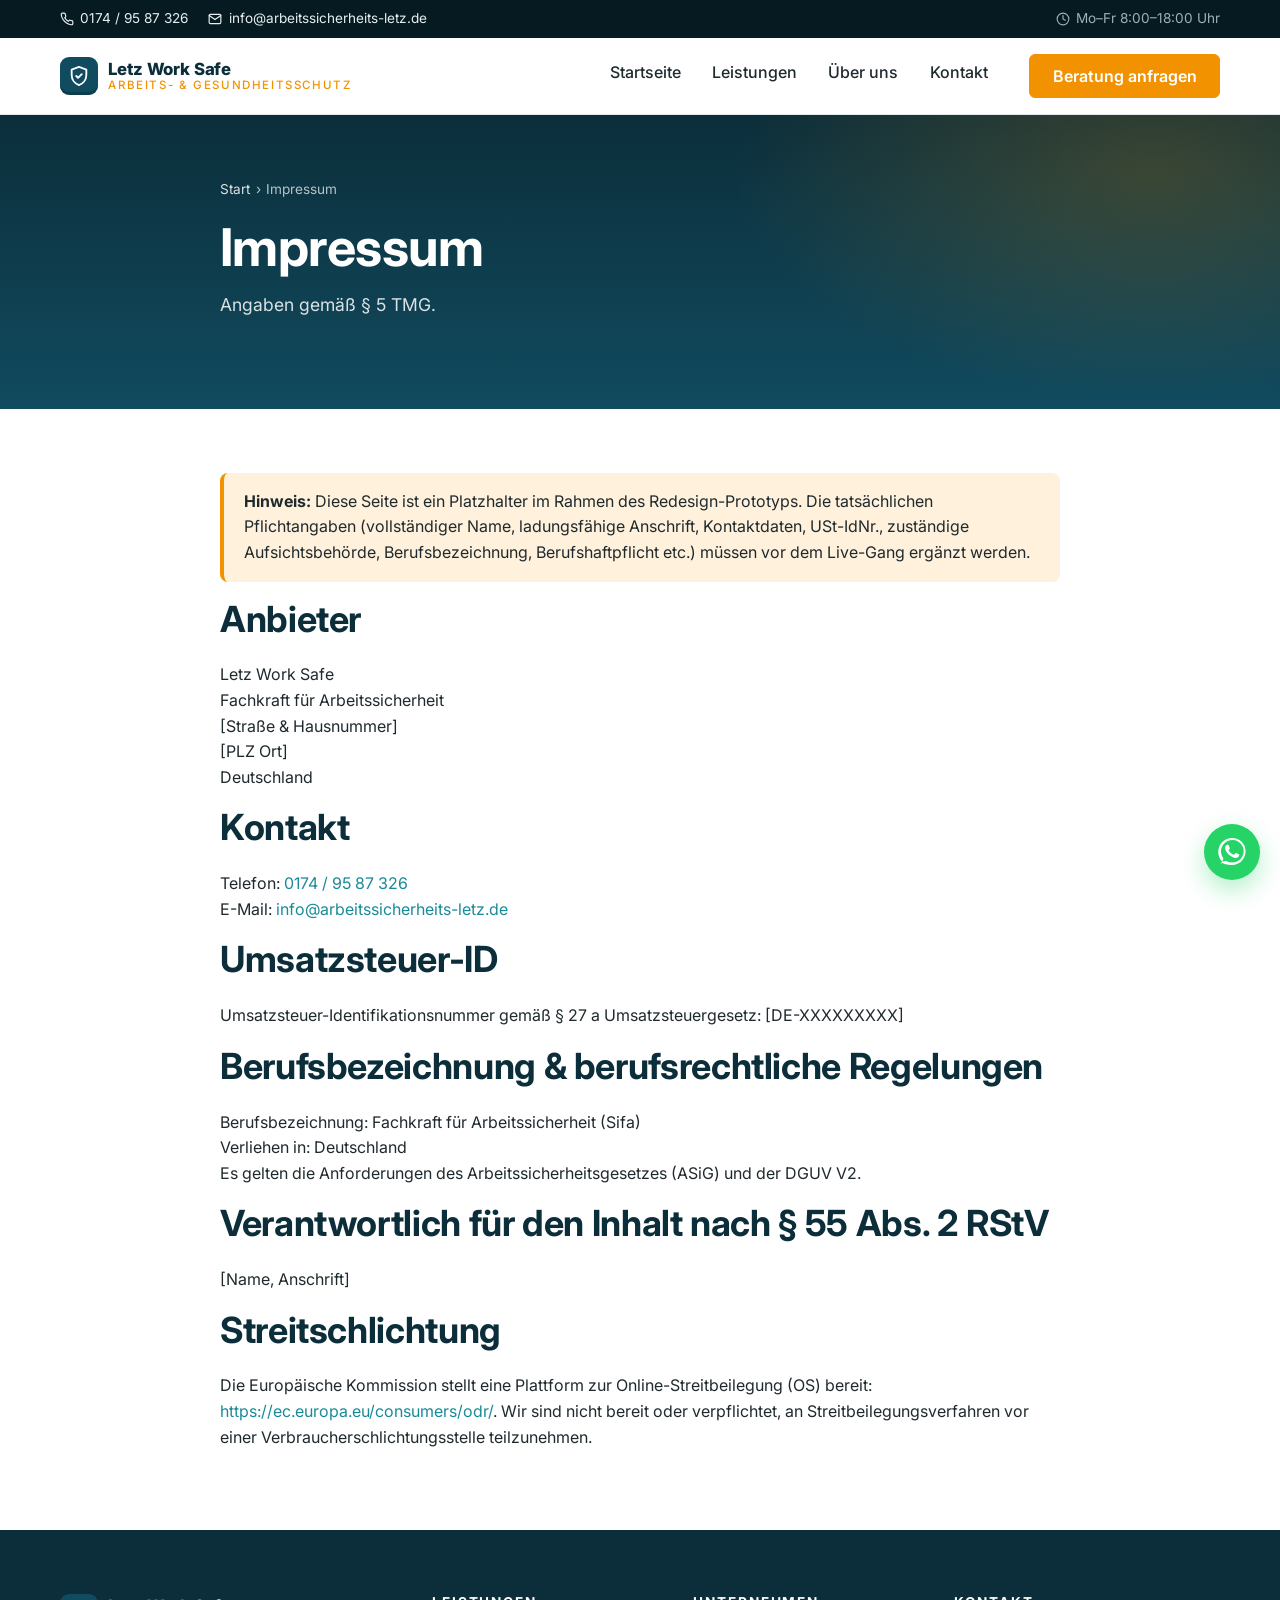
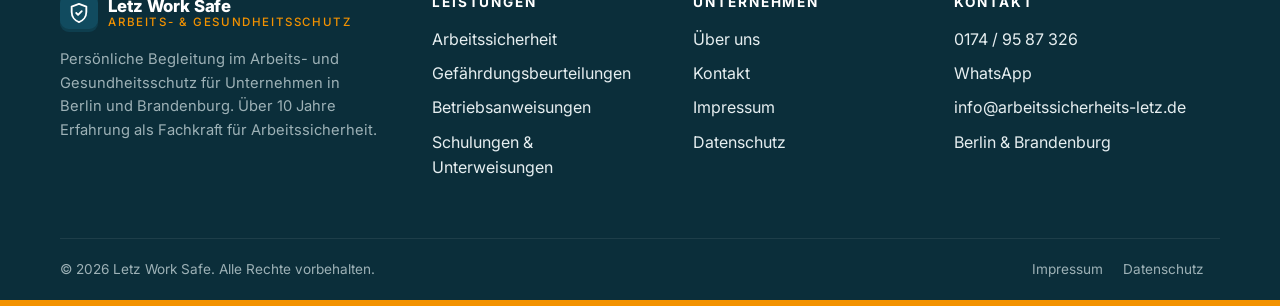
<file: impressum.html>
<!doctype html>
<html lang="de">
<head>
  <meta charset="utf-8" />
  <meta name="viewport" content="width=device-width, initial-scale=1" />
  <link rel="icon" type="image/svg+xml" href="assets/img/favicon.svg" />
  <title>Impressum — Letz Work Safe</title>
  <meta name="description" content="Impressum von Letz Work Safe gemäß § 5 TMG." />
  <meta name="robots" content="noindex" />
  <link rel="preconnect" href="https://fonts.googleapis.com" />
  <link rel="preconnect" href="https://fonts.gstatic.com" crossorigin />
  <link href="https://fonts.googleapis.com/css2?family=Inter:wght@400;500;600;700;800&display=swap" rel="stylesheet" />
  <link rel="stylesheet" href="assets/css/style.css" />
</head>
<body>

  <div class="utility" role="complementary" aria-label="Kontaktinformationen">
    <div class="container">
      <div class="utility__contact">
        <a href="tel:01749587326"><svg viewBox="0 0 24 24" width="14" height="14" fill="none" stroke="currentColor" stroke-width="2" stroke-linecap="round" stroke-linejoin="round" aria-hidden="true"><path d="M22 16.92v3a2 2 0 0 1-2.18 2 19.79 19.79 0 0 1-8.63-3.07 19.5 19.5 0 0 1-6-6 19.79 19.79 0 0 1-3.07-8.67A2 2 0 0 1 4.11 2h3a2 2 0 0 1 2 1.72c.13.96.36 1.9.7 2.81a2 2 0 0 1-.45 2.11L8.09 9.91a16 16 0 0 0 6 6l1.27-1.27a2 2 0 0 1 2.11-.45c.91.34 1.85.57 2.81.7A2 2 0 0 1 22 16.92z"/></svg> 0174 / 95 87 326</a>
        <a href="mailto:info@arbeitssicherheits-letz.de"><svg viewBox="0 0 24 24" width="14" height="14" fill="none" stroke="currentColor" stroke-width="2" stroke-linecap="round" stroke-linejoin="round" aria-hidden="true"><path d="M4 4h16c1.1 0 2 .9 2 2v12c0 1.1-.9 2-2 2H4c-1.1 0-2-.9-2-2V6c0-1.1.9-2 2-2z"/><polyline points="22,6 12,13 2,6"/></svg> info@arbeitssicherheits-letz.de</a>
      </div>
      <span class="utility__hours"><svg viewBox="0 0 24 24" width="14" height="14" fill="none" stroke="currentColor" stroke-width="2" stroke-linecap="round" stroke-linejoin="round" aria-hidden="true"><circle cx="12" cy="12" r="10"/><polyline points="12 6 12 12 16 14"/></svg><span>Mo–Fr 8:00–18:00 Uhr</span></span>
    </div>
  </div>

  <header class="site-header">
    <div class="container">
      <a href="index.html" class="brand" aria-label="Letz Work Safe — Startseite">
        <span class="brand__mark" aria-hidden="true"><svg viewBox="0 0 24 24" fill="none" stroke="currentColor" stroke-width="2" stroke-linecap="round" stroke-linejoin="round"><path d="M12 2 4 5v6c0 5 3.5 9.4 8 11 4.5-1.6 8-6 8-11V5l-8-3z"/><path d="m9 12 2 2 4-4"/></svg></span>
        <span class="brand__name">Letz Work Safe<small>Arbeits- &amp; Gesundheitsschutz</small></span>
      </a>
      <button class="nav-toggle" aria-label="Menü öffnen" aria-expanded="false" aria-controls="primary-nav">
        <svg viewBox="0 0 24 24" fill="none" stroke="currentColor" stroke-width="2" stroke-linecap="round"><line x1="3" y1="6" x2="21" y2="6"/><line x1="3" y1="12" x2="21" y2="12"/><line x1="3" y1="18" x2="21" y2="18"/></svg>
      </button>
      <nav class="primary-nav" id="primary-nav" aria-label="Hauptnavigation">
        <ul>
          <li><a href="index.html">Startseite</a></li>
          <li><a href="leistungen.html">Leistungen</a></li>
          <li><a href="ueber-uns.html">Über uns</a></li>
          <li><a href="kontakt.html">Kontakt</a></li>
          <li><a href="kontakt.html" class="btn btn--accent btn--mobile">Beratung anfragen</a></li>
        </ul>
      </nav>
      <div class="header-cta">
        <a href="kontakt.html" class="btn btn--accent">Beratung anfragen</a>
      </div>
    </div>
  </header>

  <main id="main">

    <section class="page-hero">
      <div class="container">
        <nav class="breadcrumbs" aria-label="Brotkrumen">
          <a href="index.html">Start</a><span aria-hidden="true">›</span><span>Impressum</span>
        </nav>
        <h1>Impressum</h1>
        <p>Angaben gemäß § 5 TMG.</p>
      </div>
    </section>

    <section class="section">
      <div class="container container--narrow">
        <p style="background:var(--accent-soft);border-left:4px solid var(--accent);padding:1rem 1.25rem;border-radius:8px;color:var(--text)">
          <strong>Hinweis:</strong> Diese Seite ist ein Platzhalter im Rahmen des Redesign-Prototyps.
          Die tatsächlichen Pflichtangaben (vollständiger Name, ladungsfähige Anschrift,
          Kontaktdaten, USt-IdNr., zuständige Aufsichtsbehörde, Berufsbezeichnung,
          Berufshaftpflicht etc.) müssen vor dem Live-Gang ergänzt werden.
        </p>

        <h2>Anbieter</h2>
        <p>
          Letz Work Safe<br />
          Fachkraft für Arbeitssicherheit<br />
          [Straße &amp; Hausnummer]<br />
          [PLZ Ort]<br />
          Deutschland
        </p>

        <h2>Kontakt</h2>
        <p>
          Telefon: <a href="tel:01749587326">0174 / 95 87 326</a><br />
          E-Mail: <a href="mailto:info@arbeitssicherheits-letz.de">info@arbeitssicherheits-letz.de</a>
        </p>

        <h2>Umsatzsteuer-ID</h2>
        <p>Umsatzsteuer-Identifikationsnummer gemäß § 27 a Umsatzsteuergesetz: [DE-XXXXXXXXX]</p>

        <h2>Berufsbezeichnung &amp; berufsrechtliche Regelungen</h2>
        <p>
          Berufsbezeichnung: Fachkraft für Arbeitssicherheit (Sifa)<br />
          Verliehen in: Deutschland<br />
          Es gelten die Anforderungen des Arbeitssicherheitsgesetzes (ASiG) und der DGUV V2.
        </p>

        <h2>Verantwortlich für den Inhalt nach § 55 Abs. 2 RStV</h2>
        <p>[Name, Anschrift]</p>

        <h2>Streitschlichtung</h2>
        <p>
          Die Europäische Kommission stellt eine Plattform zur Online-Streitbeilegung (OS) bereit:
          <a href="https://ec.europa.eu/consumers/odr/" rel="noopener">https://ec.europa.eu/consumers/odr/</a>.
          Wir sind nicht bereit oder verpflichtet, an Streitbeilegungsverfahren vor einer
          Verbraucherschlichtungsstelle teilzunehmen.
        </p>
      </div>
    </section>

  </main>

  <footer class="site-footer">
    <div class="container">
      <div class="footer-grid">
        <div class="footer-brand">
          <a href="index.html" class="brand">
            <span class="brand__mark" aria-hidden="true"><svg viewBox="0 0 24 24" fill="none" stroke="currentColor" stroke-width="2" stroke-linecap="round" stroke-linejoin="round"><path d="M12 2 4 5v6c0 5 3.5 9.4 8 11 4.5-1.6 8-6 8-11V5l-8-3z"/><path d="m9 12 2 2 4-4"/></svg></span>
            <span class="brand__name">Letz Work Safe<small>Arbeits- &amp; Gesundheitsschutz</small></span>
          </a>
          <p>Persönliche Begleitung im Arbeits- und Gesundheitsschutz für Unternehmen in Berlin und Brandenburg. Über 10 Jahre Erfahrung als Fachkraft für Arbeitssicherheit.</p>
        </div>
        <div>
          <h4>Leistungen</h4>
          <ul>
            <li><a href="leistungen.html#arbeitssicherheit">Arbeitssicherheit</a></li>
            <li><a href="leistungen.html#gefaehrdung">Gefährdungsbeurteilungen</a></li>
            <li><a href="leistungen.html#anweisungen">Betriebsanweisungen</a></li>
            <li><a href="leistungen.html#schulungen">Schulungen &amp; Unterweisungen</a></li>
          </ul>
        </div>
        <div>
          <h4>Unternehmen</h4>
          <ul>
            <li><a href="ueber-uns.html">Über uns</a></li>
            <li><a href="kontakt.html">Kontakt</a></li>
            <li><a href="impressum.html">Impressum</a></li>
            <li><a href="datenschutz.html">Datenschutz</a></li>
          </ul>
        </div>
        <div>
          <h4>Kontakt</h4>
          <ul>
            <li><a href="tel:01749587326">0174 / 95 87 326</a></li>
            <li><a href="https://wa.me/4917495873260">WhatsApp</a></li>
            <li><a href="mailto:info@arbeitssicherheits-letz.de">info@arbeitssicherheits-letz.de</a></li>
            <li>Berlin &amp; Brandenburg</li>
          </ul>
        </div>
      </div>
      <div class="footer-bar">
        <div>© <span data-year>2026</span> Letz Work Safe. Alle Rechte vorbehalten.</div>
        <div>
          <a href="impressum.html">Impressum</a>
          <a href="datenschutz.html">Datenschutz</a>
        </div>
      </div>
    </div>
    <div class="footer-stripe" aria-hidden="true"></div>
  </footer>

  <a href="https://wa.me/4917495873260" class="whatsapp-float" aria-label="Per WhatsApp schreiben" rel="noopener">
    <svg viewBox="0 0 24 24" fill="currentColor" aria-hidden="true"><path d="M20.5 3.5A11.7 11.7 0 0 0 3.7 20.3L2 22l1.8-.5a11.7 11.7 0 0 0 5.6 1.4h.01A11.7 11.7 0 0 0 20.5 3.5zm-8.4 17.6a9.7 9.7 0 0 1-4.95-1.36l-.36-.21-2.94.77.78-2.86-.23-.37a9.7 9.7 0 1 1 7.7 4.03zm5.55-7.27c-.3-.15-1.78-.88-2.06-.98-.28-.1-.48-.15-.68.15s-.78.98-.96 1.18c-.18.2-.35.22-.65.07-.3-.15-1.27-.47-2.42-1.5-.9-.8-1.5-1.78-1.67-2.08-.18-.3-.02-.46.13-.6.13-.13.3-.35.45-.52.15-.18.2-.3.3-.5.1-.2.05-.38-.02-.53-.07-.15-.68-1.65-.93-2.25-.25-.6-.5-.5-.68-.5h-.58a1.1 1.1 0 0 0-.8.38c-.27.3-1.05 1.02-1.05 2.5s1.07 2.9 1.22 3.1c.15.2 2.1 3.2 5.1 4.48.71.31 1.27.5 1.7.64.71.23 1.36.2 1.87.12.57-.09 1.78-.73 2.03-1.43.25-.7.25-1.3.18-1.43-.07-.13-.27-.2-.57-.35z"/></svg>
  </a>

  <script src="assets/js/main.js" defer></script>
</body>
</html>
</file>
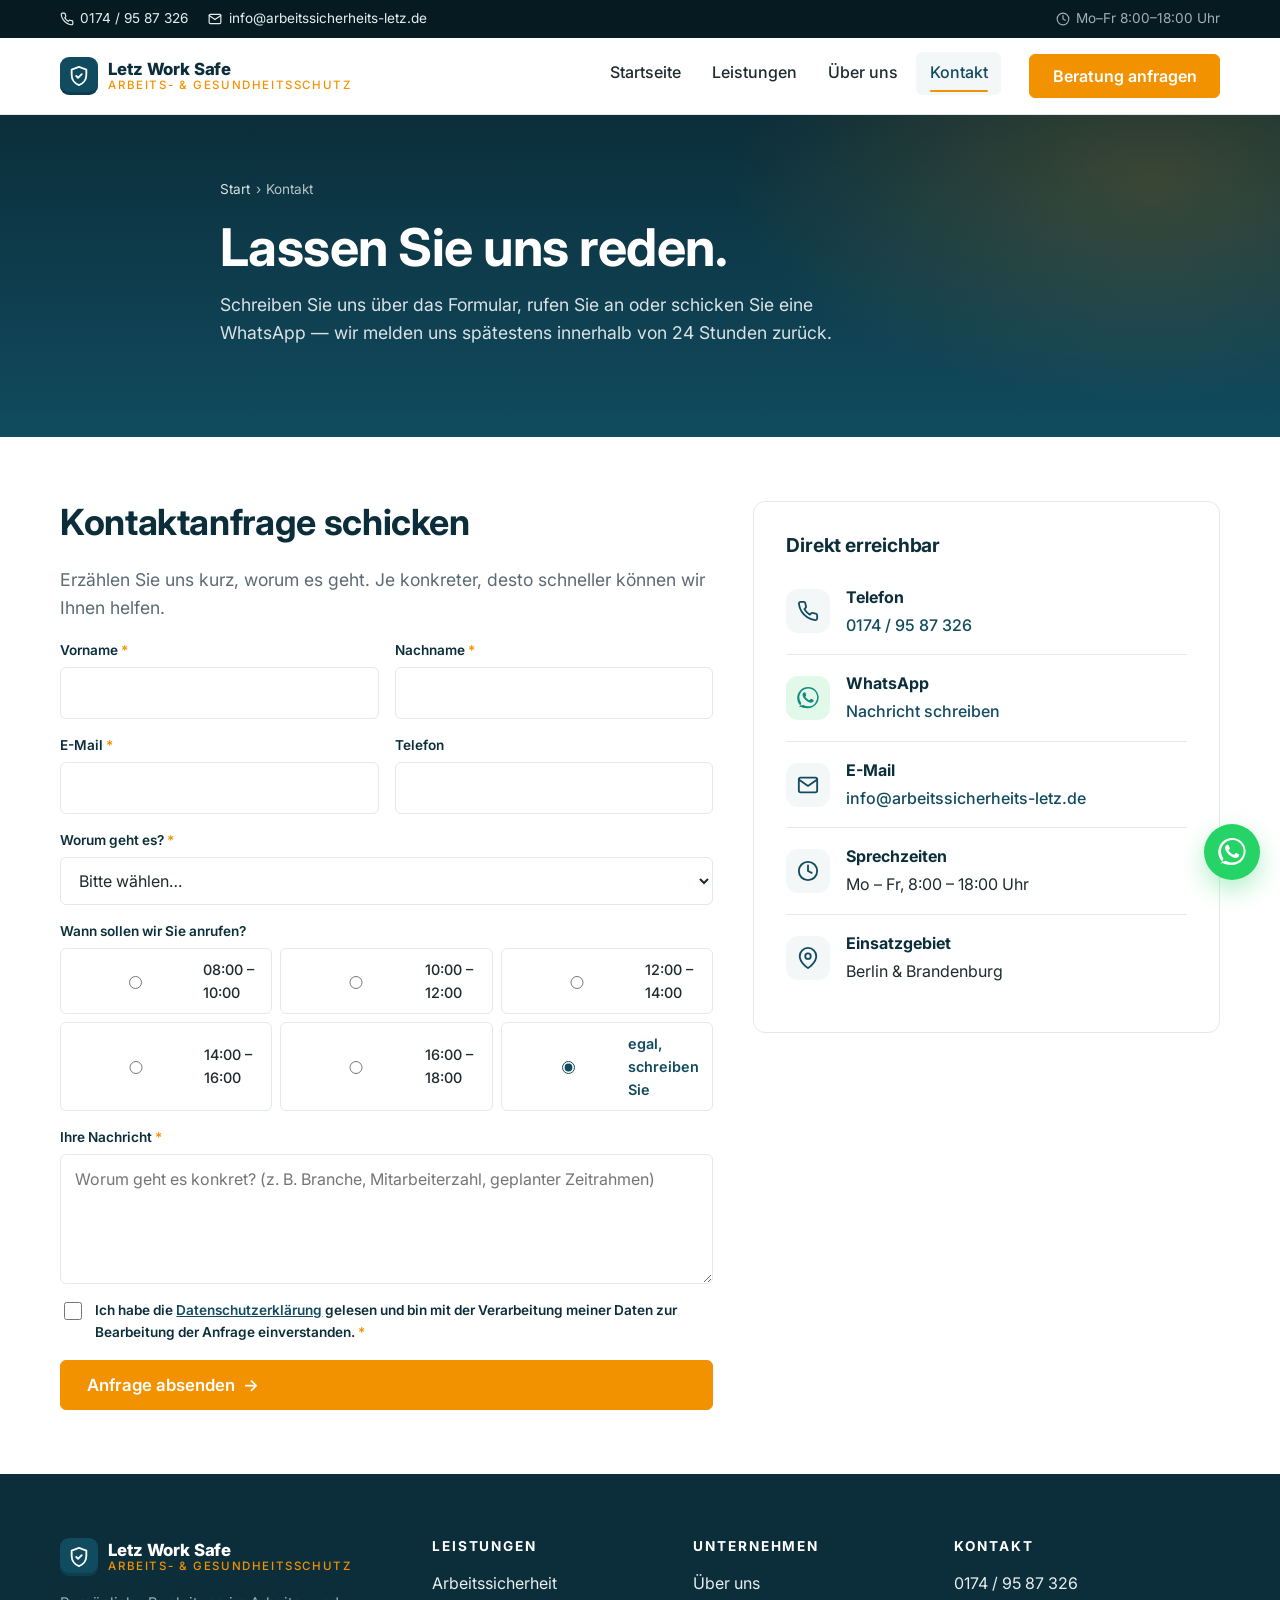
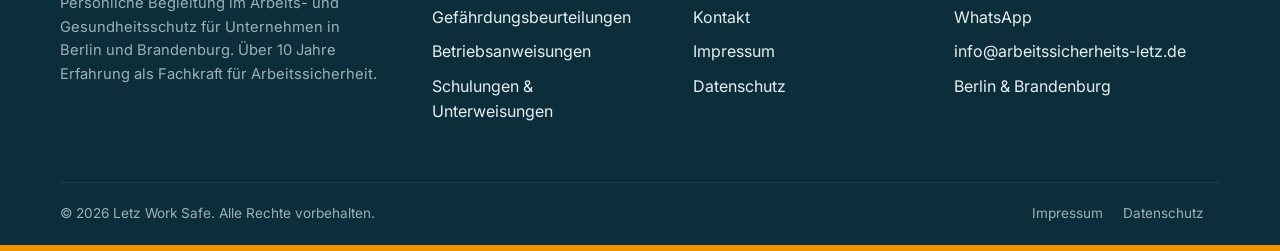
<file: kontakt.html>
<!doctype html>
<html lang="de">
<head>
  <meta charset="utf-8" />
  <meta name="viewport" content="width=device-width, initial-scale=1" />
  <link rel="icon" type="image/svg+xml" href="assets/img/favicon.svg" />
  <title>Kontakt — Letz Work Safe</title>
  <meta name="description" content="Kontaktieren Sie Letz Work Safe per Telefon, WhatsApp, E-Mail oder Formular. Reaktion innerhalb von 24 Stunden." />
  <link rel="preconnect" href="https://fonts.googleapis.com" />
  <link rel="preconnect" href="https://fonts.gstatic.com" crossorigin />
  <link href="https://fonts.googleapis.com/css2?family=Inter:wght@400;500;600;700;800&display=swap" rel="stylesheet" />
  <link rel="stylesheet" href="assets/css/style.css" />
</head>
<body>

  <div class="utility" role="complementary" aria-label="Kontaktinformationen">
    <div class="container">
      <div class="utility__contact">
        <a href="tel:01749587326"><svg viewBox="0 0 24 24" width="14" height="14" fill="none" stroke="currentColor" stroke-width="2" stroke-linecap="round" stroke-linejoin="round" aria-hidden="true"><path d="M22 16.92v3a2 2 0 0 1-2.18 2 19.79 19.79 0 0 1-8.63-3.07 19.5 19.5 0 0 1-6-6 19.79 19.79 0 0 1-3.07-8.67A2 2 0 0 1 4.11 2h3a2 2 0 0 1 2 1.72c.13.96.36 1.9.7 2.81a2 2 0 0 1-.45 2.11L8.09 9.91a16 16 0 0 0 6 6l1.27-1.27a2 2 0 0 1 2.11-.45c.91.34 1.85.57 2.81.7A2 2 0 0 1 22 16.92z"/></svg> 0174 / 95 87 326</a>
        <a href="mailto:info@arbeitssicherheits-letz.de"><svg viewBox="0 0 24 24" width="14" height="14" fill="none" stroke="currentColor" stroke-width="2" stroke-linecap="round" stroke-linejoin="round" aria-hidden="true"><path d="M4 4h16c1.1 0 2 .9 2 2v12c0 1.1-.9 2-2 2H4c-1.1 0-2-.9-2-2V6c0-1.1.9-2 2-2z"/><polyline points="22,6 12,13 2,6"/></svg> info@arbeitssicherheits-letz.de</a>
      </div>
      <span class="utility__hours"><svg viewBox="0 0 24 24" width="14" height="14" fill="none" stroke="currentColor" stroke-width="2" stroke-linecap="round" stroke-linejoin="round" aria-hidden="true"><circle cx="12" cy="12" r="10"/><polyline points="12 6 12 12 16 14"/></svg><span>Mo–Fr 8:00–18:00 Uhr</span></span>
    </div>
  </div>

  <header class="site-header">
    <div class="container">
      <a href="index.html" class="brand" aria-label="Letz Work Safe — Startseite">
        <span class="brand__mark" aria-hidden="true"><svg viewBox="0 0 24 24" fill="none" stroke="currentColor" stroke-width="2" stroke-linecap="round" stroke-linejoin="round"><path d="M12 2 4 5v6c0 5 3.5 9.4 8 11 4.5-1.6 8-6 8-11V5l-8-3z"/><path d="m9 12 2 2 4-4"/></svg></span>
        <span class="brand__name">Letz Work Safe<small>Arbeits- &amp; Gesundheitsschutz</small></span>
      </a>
      <button class="nav-toggle" aria-label="Menü öffnen" aria-expanded="false" aria-controls="primary-nav">
        <svg viewBox="0 0 24 24" fill="none" stroke="currentColor" stroke-width="2" stroke-linecap="round"><line x1="3" y1="6" x2="21" y2="6"/><line x1="3" y1="12" x2="21" y2="12"/><line x1="3" y1="18" x2="21" y2="18"/></svg>
      </button>
      <nav class="primary-nav" id="primary-nav" aria-label="Hauptnavigation">
        <ul>
          <li><a href="index.html">Startseite</a></li>
          <li><a href="leistungen.html">Leistungen</a></li>
          <li><a href="ueber-uns.html">Über uns</a></li>
          <li><a href="kontakt.html">Kontakt</a></li>
          <li><a href="kontakt.html" class="btn btn--accent btn--mobile">Beratung anfragen</a></li>
        </ul>
      </nav>
      <div class="header-cta">
        <a href="kontakt.html" class="btn btn--accent">Beratung anfragen</a>
      </div>
    </div>
  </header>

  <main id="main">

    <section class="page-hero">
      <div class="container">
        <nav class="breadcrumbs" aria-label="Brotkrumen">
          <a href="index.html">Start</a><span aria-hidden="true">›</span><span>Kontakt</span>
        </nav>
        <h1>Lassen Sie uns reden.</h1>
        <p>Schreiben Sie uns über das Formular, rufen Sie an oder schicken Sie eine WhatsApp — wir melden uns spätestens innerhalb von 24 Stunden zurück.</p>
      </div>
    </section>

    <section class="section">
      <div class="container">
        <div class="contact-split">

          <div>
            <h2>Kontaktanfrage schicken</h2>
            <p class="lead">Erzählen Sie uns kurz, worum es geht. Je konkreter, desto schneller können wir Ihnen helfen.</p>

            <form data-contact-form novalidate>
              <div class="form-grid">
                <div class="field">
                  <label for="vorname">Vorname <span class="req" aria-hidden="true">*</span></label>
                  <input type="text" id="vorname" name="vorname" autocomplete="given-name" required />
                </div>
                <div class="field">
                  <label for="nachname">Nachname <span class="req" aria-hidden="true">*</span></label>
                  <input type="text" id="nachname" name="nachname" autocomplete="family-name" required />
                </div>
                <div class="field">
                  <label for="email">E-Mail <span class="req" aria-hidden="true">*</span></label>
                  <input type="email" id="email" name="email" autocomplete="email" required />
                </div>
                <div class="field">
                  <label for="telefon">Telefon</label>
                  <input type="tel" id="telefon" name="telefon" autocomplete="tel" />
                </div>
                <div class="field field--full">
                  <label for="thema">Worum geht es? <span class="req" aria-hidden="true">*</span></label>
                  <select id="thema" name="thema" required>
                    <option value="">Bitte wählen…</option>
                    <option>Arbeitssicherheit (Sifa-Betreuung)</option>
                    <option>Gefährdungsbeurteilungen</option>
                    <option>Betriebsanweisungen</option>
                    <option>Schulungen &amp; Unterweisungen</option>
                    <option>Allgemeine Anfrage</option>
                  </select>
                </div>

                <div class="field field--full">
                  <label>Wann sollen wir Sie anrufen?</label>
                  <div class="radio-grid">
                    <label><input type="radio" name="callwindow" value="08-10" /><span>08:00 – 10:00</span></label>
                    <label><input type="radio" name="callwindow" value="10-12" /><span>10:00 – 12:00</span></label>
                    <label><input type="radio" name="callwindow" value="12-14" /><span>12:00 – 14:00</span></label>
                    <label><input type="radio" name="callwindow" value="14-16" /><span>14:00 – 16:00</span></label>
                    <label><input type="radio" name="callwindow" value="16-18" /><span>16:00 – 18:00</span></label>
                    <label><input type="radio" name="callwindow" value="any" checked /><span>egal, schreiben Sie</span></label>
                  </div>
                </div>

                <div class="field field--full">
                  <label for="nachricht">Ihre Nachricht <span class="req" aria-hidden="true">*</span></label>
                  <textarea id="nachricht" name="nachricht" placeholder="Worum geht es konkret? (z. B. Branche, Mitarbeiterzahl, geplanter Zeitrahmen)" required></textarea>
                </div>

                <div class="field field--full field--check">
                  <input type="checkbox" id="dsgvo" required />
                  <label for="dsgvo">Ich habe die <a href="datenschutz.html">Datenschutzerklärung</a> gelesen und bin mit der Verarbeitung meiner Daten zur Bearbeitung der Anfrage einverstanden. <span class="req" aria-hidden="true">*</span></label>
                </div>

                <div class="field field--full">
                  <button type="submit" class="btn btn--accent btn--lg">
                    Anfrage absenden <span class="arrow" aria-hidden="true">→</span>
                  </button>
                </div>
              </div>
            </form>

            <div class="form-success" data-form-success hidden>
              <div class="form-success__icon" aria-hidden="true">
                <svg viewBox="0 0 24 24" width="32" height="32" fill="none" stroke="currentColor" stroke-width="2" stroke-linecap="round" stroke-linejoin="round"><polyline points="20 6 9 17 4 12"/></svg>
              </div>
              <h3>Vielen Dank!</h3>
              <p>Ihre Anfrage ist bei uns eingegangen. Wir melden uns innerhalb der nächsten 24 Stunden bei Ihnen zurück.</p>
              <a href="index.html" class="btn btn--ghost">Zur Startseite</a>
            </div>
          </div>

          <aside class="contact-card" aria-label="Direktkontakt">
            <h3 style="margin-top:0">Direkt erreichbar</h3>

            <div class="contact-card__row">
              <div class="contact-card__icon" aria-hidden="true">
                <svg viewBox="0 0 24 24" fill="none" stroke="currentColor" stroke-width="2" stroke-linecap="round" stroke-linejoin="round"><path d="M22 16.92v3a2 2 0 0 1-2.18 2 19.79 19.79 0 0 1-8.63-3.07 19.5 19.5 0 0 1-6-6 19.79 19.79 0 0 1-3.07-8.67A2 2 0 0 1 4.11 2h3a2 2 0 0 1 2 1.72c.13.96.36 1.9.7 2.81a2 2 0 0 1-.45 2.11L8.09 9.91a16 16 0 0 0 6 6l1.27-1.27a2 2 0 0 1 2.11-.45c.91.34 1.85.57 2.81.7A2 2 0 0 1 22 16.92z"/></svg>
              </div>
              <div>
                <strong>Telefon</strong>
                <a href="tel:01749587326">0174 / 95 87 326</a>
              </div>
            </div>

            <div class="contact-card__row">
              <div class="contact-card__icon contact-card__icon--whatsapp" aria-hidden="true">
                <svg viewBox="0 0 24 24" fill="currentColor"><path d="M20.5 3.5A11.7 11.7 0 0 0 3.7 20.3L2 22l1.8-.5a11.7 11.7 0 0 0 5.6 1.4h.01A11.7 11.7 0 0 0 20.5 3.5zm-8.4 17.6a9.7 9.7 0 0 1-4.95-1.36l-.36-.21-2.94.77.78-2.86-.23-.37a9.7 9.7 0 1 1 7.7 4.03zm5.55-7.27c-.3-.15-1.78-.88-2.06-.98-.28-.1-.48-.15-.68.15s-.78.98-.96 1.18c-.18.2-.35.22-.65.07-.3-.15-1.27-.47-2.42-1.5-.9-.8-1.5-1.78-1.67-2.08-.18-.3-.02-.46.13-.6.13-.13.3-.35.45-.52.15-.18.2-.3.3-.5.1-.2.05-.38-.02-.53-.07-.15-.68-1.65-.93-2.25-.25-.6-.5-.5-.68-.5h-.58a1.1 1.1 0 0 0-.8.38c-.27.3-1.05 1.02-1.05 2.5s1.07 2.9 1.22 3.1c.15.2 2.1 3.2 5.1 4.48.71.31 1.27.5 1.7.64.71.23 1.36.2 1.87.12.57-.09 1.78-.73 2.03-1.43.25-.7.25-1.3.18-1.43-.07-.13-.27-.2-.57-.35z"/></svg>
              </div>
              <div>
                <strong>WhatsApp</strong>
                <a href="https://wa.me/4917495873260">Nachricht schreiben</a>
              </div>
            </div>

            <div class="contact-card__row">
              <div class="contact-card__icon" aria-hidden="true">
                <svg viewBox="0 0 24 24" fill="none" stroke="currentColor" stroke-width="2" stroke-linecap="round" stroke-linejoin="round"><path d="M4 4h16c1.1 0 2 .9 2 2v12c0 1.1-.9 2-2 2H4c-1.1 0-2-.9-2-2V6c0-1.1.9-2 2-2z"/><polyline points="22,6 12,13 2,6"/></svg>
              </div>
              <div>
                <strong>E-Mail</strong>
                <a href="mailto:info@arbeitssicherheits-letz.de">info@arbeitssicherheits-letz.de</a>
              </div>
            </div>

            <div class="contact-card__row">
              <div class="contact-card__icon" aria-hidden="true">
                <svg viewBox="0 0 24 24" fill="none" stroke="currentColor" stroke-width="2" stroke-linecap="round" stroke-linejoin="round"><circle cx="12" cy="12" r="10"/><polyline points="12 6 12 12 16 14"/></svg>
              </div>
              <div>
                <strong>Sprechzeiten</strong>
                Mo – Fr, 8:00 – 18:00 Uhr
              </div>
            </div>

            <div class="contact-card__row">
              <div class="contact-card__icon" aria-hidden="true">
                <svg viewBox="0 0 24 24" fill="none" stroke="currentColor" stroke-width="2" stroke-linecap="round" stroke-linejoin="round"><path d="M21 10c0 7-9 13-9 13s-9-6-9-13a9 9 0 0 1 18 0z"/><circle cx="12" cy="10" r="3"/></svg>
              </div>
              <div>
                <strong>Einsatzgebiet</strong>
                Berlin &amp; Brandenburg
              </div>
            </div>
          </aside>

        </div>
      </div>
    </section>

  </main>

  <footer class="site-footer">
    <div class="container">
      <div class="footer-grid">
        <div class="footer-brand">
          <a href="index.html" class="brand">
            <span class="brand__mark" aria-hidden="true"><svg viewBox="0 0 24 24" fill="none" stroke="currentColor" stroke-width="2" stroke-linecap="round" stroke-linejoin="round"><path d="M12 2 4 5v6c0 5 3.5 9.4 8 11 4.5-1.6 8-6 8-11V5l-8-3z"/><path d="m9 12 2 2 4-4"/></svg></span>
            <span class="brand__name">Letz Work Safe<small>Arbeits- &amp; Gesundheitsschutz</small></span>
          </a>
          <p>Persönliche Begleitung im Arbeits- und Gesundheitsschutz für Unternehmen in Berlin und Brandenburg. Über 10 Jahre Erfahrung als Fachkraft für Arbeitssicherheit.</p>
        </div>
        <div>
          <h4>Leistungen</h4>
          <ul>
            <li><a href="leistungen.html#arbeitssicherheit">Arbeitssicherheit</a></li>
            <li><a href="leistungen.html#gefaehrdung">Gefährdungsbeurteilungen</a></li>
            <li><a href="leistungen.html#anweisungen">Betriebsanweisungen</a></li>
            <li><a href="leistungen.html#schulungen">Schulungen &amp; Unterweisungen</a></li>
          </ul>
        </div>
        <div>
          <h4>Unternehmen</h4>
          <ul>
            <li><a href="ueber-uns.html">Über uns</a></li>
            <li><a href="kontakt.html">Kontakt</a></li>
            <li><a href="impressum.html">Impressum</a></li>
            <li><a href="datenschutz.html">Datenschutz</a></li>
          </ul>
        </div>
        <div>
          <h4>Kontakt</h4>
          <ul>
            <li><a href="tel:01749587326">0174 / 95 87 326</a></li>
            <li><a href="https://wa.me/4917495873260">WhatsApp</a></li>
            <li><a href="mailto:info@arbeitssicherheits-letz.de">info@arbeitssicherheits-letz.de</a></li>
            <li>Berlin &amp; Brandenburg</li>
          </ul>
        </div>
      </div>
      <div class="footer-bar">
        <div>© <span data-year>2026</span> Letz Work Safe. Alle Rechte vorbehalten.</div>
        <div>
          <a href="impressum.html">Impressum</a>
          <a href="datenschutz.html">Datenschutz</a>
        </div>
      </div>
    </div>
    <div class="footer-stripe" aria-hidden="true"></div>
  </footer>

  <a href="https://wa.me/4917495873260" class="whatsapp-float" aria-label="Per WhatsApp schreiben" rel="noopener">
    <svg viewBox="0 0 24 24" fill="currentColor" aria-hidden="true"><path d="M20.5 3.5A11.7 11.7 0 0 0 3.7 20.3L2 22l1.8-.5a11.7 11.7 0 0 0 5.6 1.4h.01A11.7 11.7 0 0 0 20.5 3.5zm-8.4 17.6a9.7 9.7 0 0 1-4.95-1.36l-.36-.21-2.94.77.78-2.86-.23-.37a9.7 9.7 0 1 1 7.7 4.03zm5.55-7.27c-.3-.15-1.78-.88-2.06-.98-.28-.1-.48-.15-.68.15s-.78.98-.96 1.18c-.18.2-.35.22-.65.07-.3-.15-1.27-.47-2.42-1.5-.9-.8-1.5-1.78-1.67-2.08-.18-.3-.02-.46.13-.6.13-.13.3-.35.45-.52.15-.18.2-.3.3-.5.1-.2.05-.38-.02-.53-.07-.15-.68-1.65-.93-2.25-.25-.6-.5-.5-.68-.5h-.58a1.1 1.1 0 0 0-.8.38c-.27.3-1.05 1.02-1.05 2.5s1.07 2.9 1.22 3.1c.15.2 2.1 3.2 5.1 4.48.71.31 1.27.5 1.7.64.71.23 1.36.2 1.87.12.57-.09 1.78-.73 2.03-1.43.25-.7.25-1.3.18-1.43-.07-.13-.27-.2-.57-.35z"/></svg>
  </a>

  <script src="assets/js/main.js" defer></script>
</body>
</html>
</file>
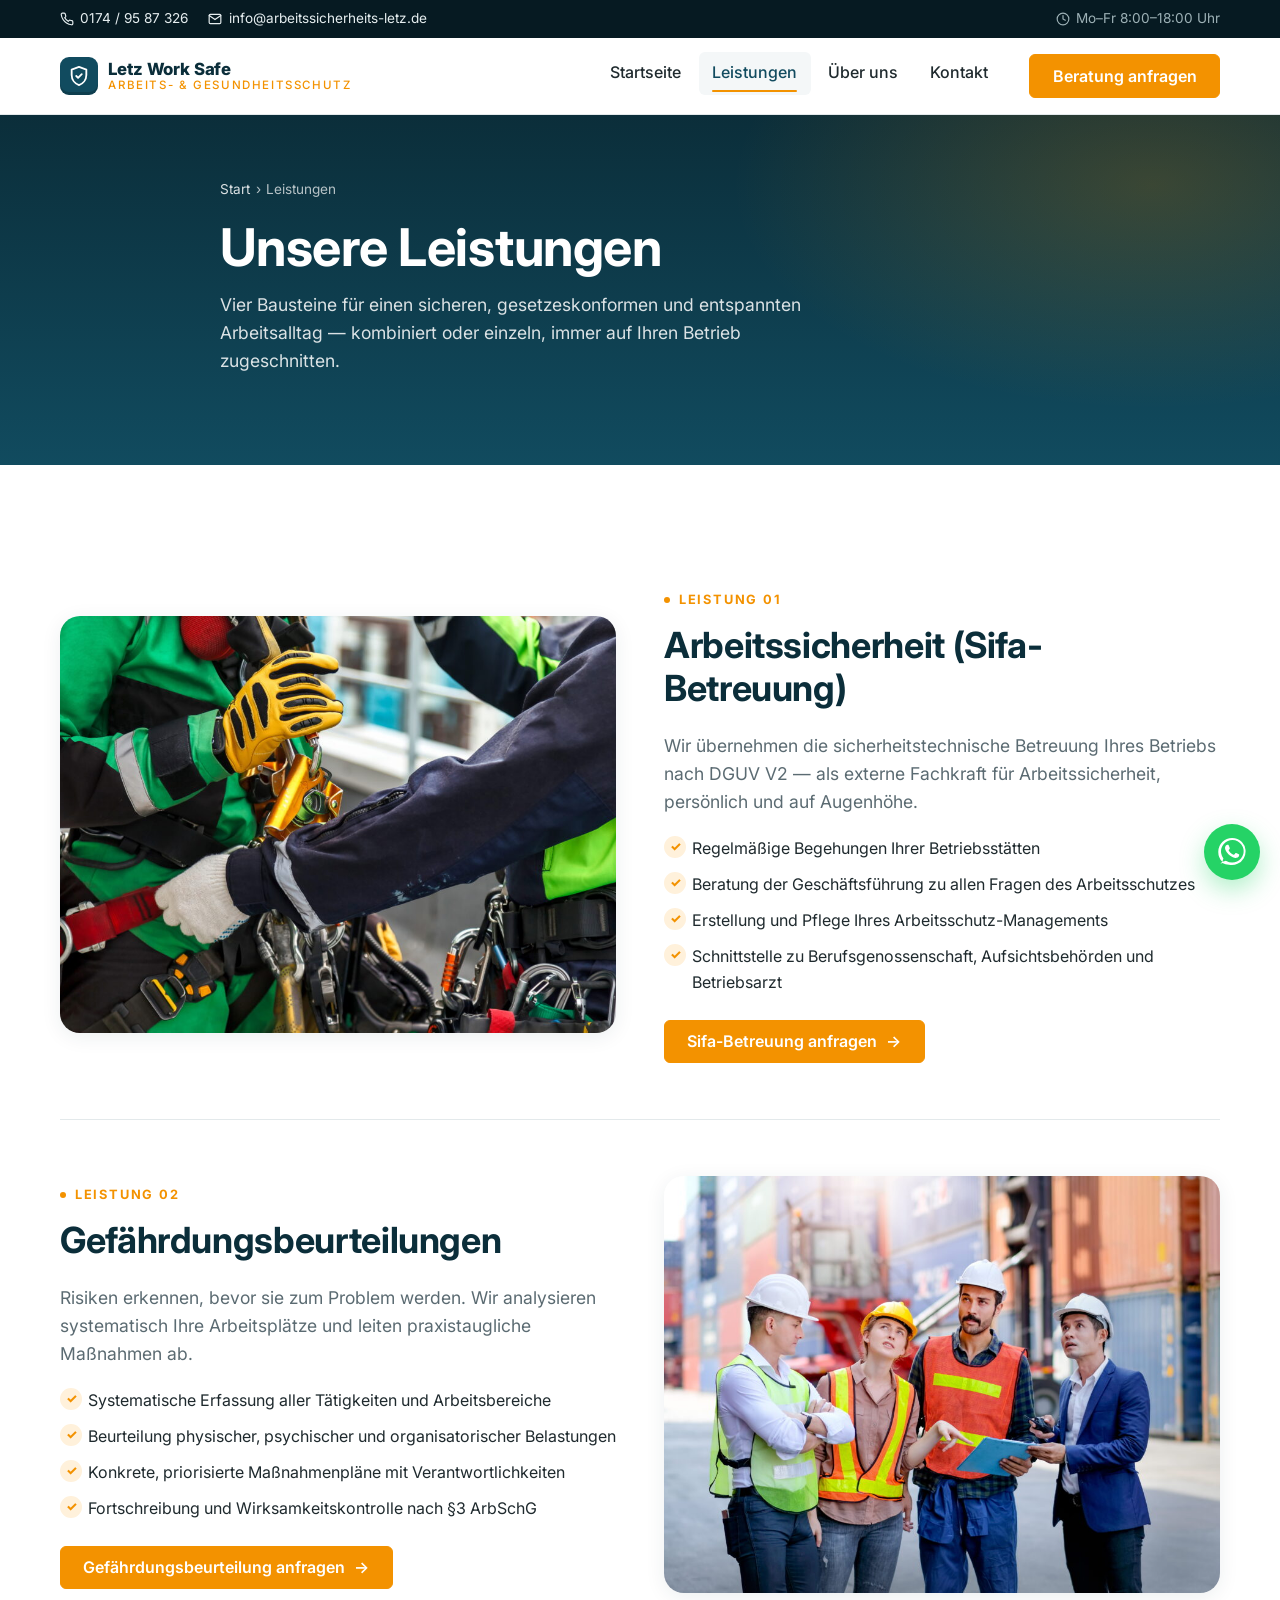
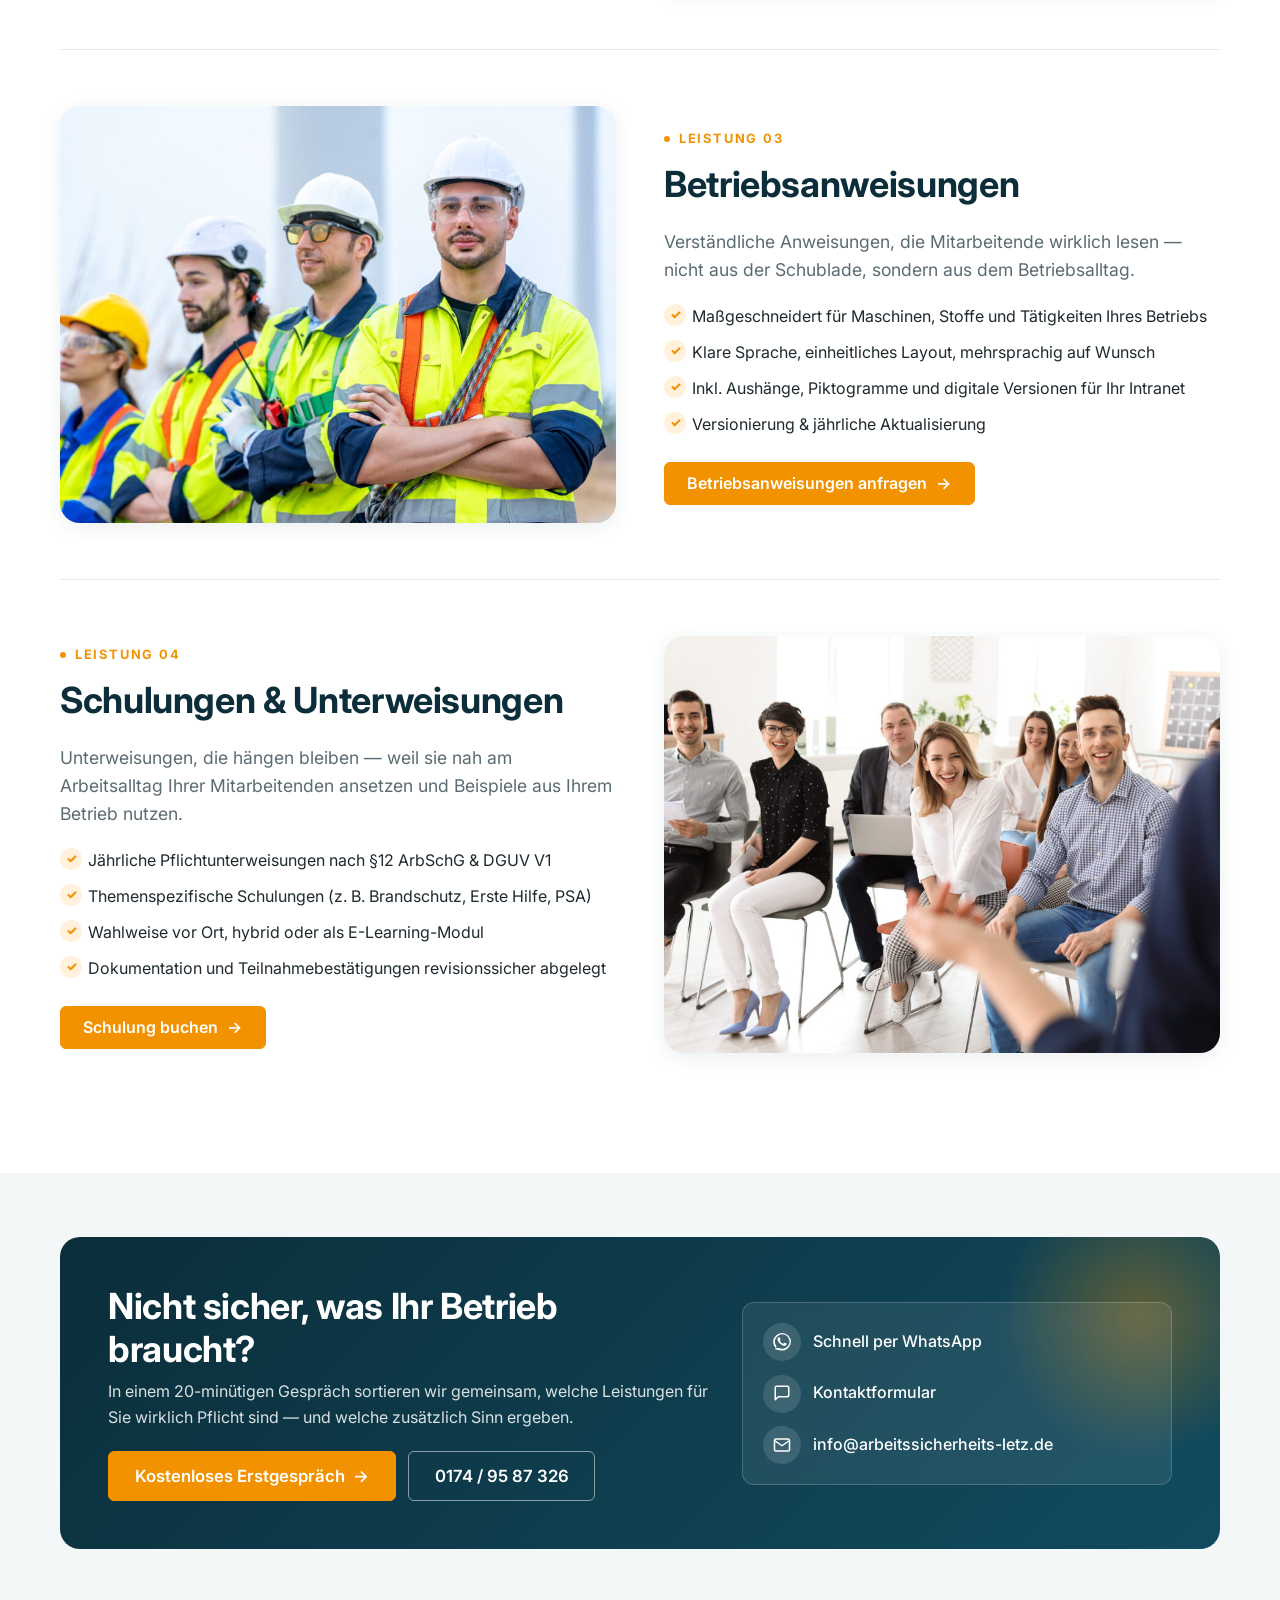
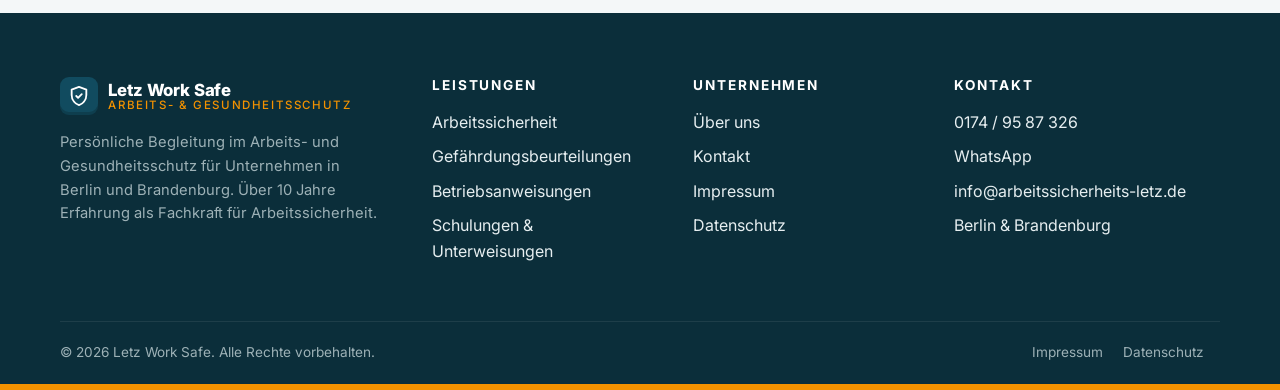
<file: leistungen.html>
<!doctype html>
<html lang="de">
<head>
  <meta charset="utf-8" />
  <meta name="viewport" content="width=device-width, initial-scale=1" />
  <link rel="icon" type="image/svg+xml" href="assets/img/favicon.svg" />
  <title>Leistungen — Letz Work Safe</title>
  <meta name="description" content="Arbeitssicherheit, Gefährdungsbeurteilungen, Betriebsanweisungen und Schulungen — alle Leistungen von Letz Work Safe für Berlin und Brandenburg." />
  <link rel="preconnect" href="https://fonts.googleapis.com" />
  <link rel="preconnect" href="https://fonts.gstatic.com" crossorigin />
  <link href="https://fonts.googleapis.com/css2?family=Inter:wght@400;500;600;700;800&display=swap" rel="stylesheet" />
  <link rel="stylesheet" href="assets/css/style.css" />
</head>
<body>

  <div class="utility" role="complementary" aria-label="Kontaktinformationen">
    <div class="container">
      <div class="utility__contact">
        <a href="tel:01749587326"><svg viewBox="0 0 24 24" width="14" height="14" fill="none" stroke="currentColor" stroke-width="2" stroke-linecap="round" stroke-linejoin="round" aria-hidden="true"><path d="M22 16.92v3a2 2 0 0 1-2.18 2 19.79 19.79 0 0 1-8.63-3.07 19.5 19.5 0 0 1-6-6 19.79 19.79 0 0 1-3.07-8.67A2 2 0 0 1 4.11 2h3a2 2 0 0 1 2 1.72c.13.96.36 1.9.7 2.81a2 2 0 0 1-.45 2.11L8.09 9.91a16 16 0 0 0 6 6l1.27-1.27a2 2 0 0 1 2.11-.45c.91.34 1.85.57 2.81.7A2 2 0 0 1 22 16.92z"/></svg> 0174 / 95 87 326</a>
        <a href="mailto:info@arbeitssicherheits-letz.de"><svg viewBox="0 0 24 24" width="14" height="14" fill="none" stroke="currentColor" stroke-width="2" stroke-linecap="round" stroke-linejoin="round" aria-hidden="true"><path d="M4 4h16c1.1 0 2 .9 2 2v12c0 1.1-.9 2-2 2H4c-1.1 0-2-.9-2-2V6c0-1.1.9-2 2-2z"/><polyline points="22,6 12,13 2,6"/></svg> info@arbeitssicherheits-letz.de</a>
      </div>
      <span class="utility__hours"><svg viewBox="0 0 24 24" width="14" height="14" fill="none" stroke="currentColor" stroke-width="2" stroke-linecap="round" stroke-linejoin="round" aria-hidden="true"><circle cx="12" cy="12" r="10"/><polyline points="12 6 12 12 16 14"/></svg><span>Mo–Fr 8:00–18:00 Uhr</span></span>
    </div>
  </div>

  <header class="site-header">
    <div class="container">
      <a href="index.html" class="brand" aria-label="Letz Work Safe — Startseite">
        <span class="brand__mark" aria-hidden="true"><svg viewBox="0 0 24 24" fill="none" stroke="currentColor" stroke-width="2" stroke-linecap="round" stroke-linejoin="round"><path d="M12 2 4 5v6c0 5 3.5 9.4 8 11 4.5-1.6 8-6 8-11V5l-8-3z"/><path d="m9 12 2 2 4-4"/></svg></span>
        <span class="brand__name">Letz Work Safe<small>Arbeits- &amp; Gesundheitsschutz</small></span>
      </a>
      <button class="nav-toggle" aria-label="Menü öffnen" aria-expanded="false" aria-controls="primary-nav">
        <svg viewBox="0 0 24 24" fill="none" stroke="currentColor" stroke-width="2" stroke-linecap="round"><line x1="3" y1="6" x2="21" y2="6"/><line x1="3" y1="12" x2="21" y2="12"/><line x1="3" y1="18" x2="21" y2="18"/></svg>
      </button>
      <nav class="primary-nav" id="primary-nav" aria-label="Hauptnavigation">
        <ul>
          <li><a href="index.html">Startseite</a></li>
          <li><a href="leistungen.html">Leistungen</a></li>
          <li><a href="ueber-uns.html">Über uns</a></li>
          <li><a href="kontakt.html">Kontakt</a></li>
          <li><a href="kontakt.html" class="btn btn--accent btn--mobile">Beratung anfragen</a></li>
        </ul>
      </nav>
      <div class="header-cta">
        <a href="kontakt.html" class="btn btn--accent">Beratung anfragen</a>
      </div>
    </div>
  </header>

  <main id="main">

    <section class="page-hero">
      <div class="container">
        <nav class="breadcrumbs" aria-label="Brotkrumen">
          <a href="index.html">Start</a><span aria-hidden="true">›</span><span>Leistungen</span>
        </nav>
        <h1>Unsere Leistungen</h1>
        <p>Vier Bausteine für einen sicheren, gesetzeskonformen und entspannten Arbeitsalltag — kombiniert oder einzeln, immer auf Ihren Betrieb zugeschnitten.</p>
      </div>
    </section>

    <section class="section">
      <div class="container">

        <!-- Service 1 -->
        <article id="arbeitssicherheit" class="service-block">
          <div class="service-block__media">
            <img src="assets/img/arbeitssicherheit01-1024x683.jpg"
                 alt="Persönliche Schutzausrüstung mit Karabiner und Sicherheitshandschuhen" />
          </div>
          <div>
            <span class="service-block__eyebrow"><span class="dot"></span> Leistung 01</span>
            <h2>Arbeitssicherheit (Sifa-Betreuung)</h2>
            <p class="lead">Wir übernehmen die sicherheitstechnische Betreuung Ihres Betriebs nach DGUV V2 — als externe Fachkraft für Arbeitssicherheit, persönlich und auf Augenhöhe.</p>
            <ul>
              <li>Regelmäßige Begehungen Ihrer Betriebsstätten</li>
              <li>Beratung der Geschäftsführung zu allen Fragen des Arbeitsschutzes</li>
              <li>Erstellung und Pflege Ihres Arbeitsschutz-Managements</li>
              <li>Schnittstelle zu Berufsgenossenschaft, Aufsichtsbehörden und Betriebsarzt</li>
            </ul>
            <a href="kontakt.html" class="btn btn--accent">Sifa-Betreuung anfragen <span class="arrow" aria-hidden="true">→</span></a>
          </div>
        </article>

        <!-- Service 2 (reversed) -->
        <article id="gefaehrdung" class="service-block is-reversed">
          <div class="service-block__media">
            <img src="assets/img/gefahrenbegutachtung-1024x683.jpg"
                 alt="Team mit Schutzhelmen begutachtet Gefahrenquellen vor Ort" />
          </div>
          <div>
            <span class="service-block__eyebrow"><span class="dot"></span> Leistung 02</span>
            <h2>Gefährdungsbeurteilungen</h2>
            <p class="lead">Risiken erkennen, bevor sie zum Problem werden. Wir analysieren systematisch Ihre Arbeitsplätze und leiten praxistaugliche Maßnahmen ab.</p>
            <ul>
              <li>Systematische Erfassung aller Tätigkeiten und Arbeitsbereiche</li>
              <li>Beurteilung physischer, psychischer und organisatorischer Belastungen</li>
              <li>Konkrete, priorisierte Maßnahmenpläne mit Verantwortlichkeiten</li>
              <li>Fortschreibung und Wirksamkeitskontrolle nach §3 ArbSchG</li>
            </ul>
            <a href="kontakt.html" class="btn btn--accent">Gefährdungsbeurteilung anfragen <span class="arrow" aria-hidden="true">→</span></a>
          </div>
        </article>

        <!-- Service 3 -->
        <article id="anweisungen" class="service-block">
          <div class="service-block__media">
            <img src="assets/img/arbeitssicherheit02-1024x683.jpg"
                 alt="Mitarbeitende in Schutzkleidung — adressiert von klaren Betriebsanweisungen" />
          </div>
          <div>
            <span class="service-block__eyebrow"><span class="dot"></span> Leistung 03</span>
            <h2>Betriebsanweisungen</h2>
            <p class="lead">Verständliche Anweisungen, die Mitarbeitende wirklich lesen — nicht aus der Schublade, sondern aus dem Betriebsalltag.</p>
            <ul>
              <li>Maßgeschneidert für Maschinen, Stoffe und Tätigkeiten Ihres Betriebs</li>
              <li>Klare Sprache, einheitliches Layout, mehrsprachig auf Wunsch</li>
              <li>Inkl. Aushänge, Piktogramme und digitale Versionen für Ihr Intranet</li>
              <li>Versionierung &amp; jährliche Aktualisierung</li>
            </ul>
            <a href="kontakt.html" class="btn btn--accent">Betriebsanweisungen anfragen <span class="arrow" aria-hidden="true">→</span></a>
          </div>
        </article>

        <!-- Service 4 (reversed) -->
        <article id="schulungen" class="service-block is-reversed">
          <div class="service-block__media">
            <img src="assets/img/schulung-1024x683.jpg"
                 alt="Teilnehmende einer Schulung zur Arbeitssicherheit im Seminarraum" />
          </div>
          <div>
            <span class="service-block__eyebrow"><span class="dot"></span> Leistung 04</span>
            <h2>Schulungen &amp; Unterweisungen</h2>
            <p class="lead">Unterweisungen, die hängen bleiben — weil sie nah am Arbeitsalltag Ihrer Mitarbeitenden ansetzen und Beispiele aus Ihrem Betrieb nutzen.</p>
            <ul>
              <li>Jährliche Pflichtunterweisungen nach §12 ArbSchG &amp; DGUV V1</li>
              <li>Themenspezifische Schulungen (z. B. Brandschutz, Erste Hilfe, PSA)</li>
              <li>Wahlweise vor Ort, hybrid oder als E-Learning-Modul</li>
              <li>Dokumentation und Teilnahmebestätigungen revisionssicher abgelegt</li>
            </ul>
            <a href="kontakt.html" class="btn btn--accent">Schulung buchen <span class="arrow" aria-hidden="true">→</span></a>
          </div>
        </article>

      </div>
    </section>

    <section class="section section--alt">
      <div class="container">
        <div class="cta-card">
          <div>
            <h2>Nicht sicher, was Ihr Betrieb braucht?</h2>
            <p>In einem 20-minütigen Gespräch sortieren wir gemeinsam, welche Leistungen für Sie wirklich Pflicht sind — und welche zusätzlich Sinn ergeben.</p>
            <div class="cta-card__actions">
              <a href="kontakt.html" class="btn btn--accent btn--lg">Kostenloses Erstgespräch <span class="arrow" aria-hidden="true">→</span></a>
              <a href="tel:01749587326" class="btn btn--ghost-on-dark btn--lg">0174 / 95 87 326</a>
            </div>
          </div>
          <div class="cta-card__media">
            <div class="cta-card__media-card">
              <a href="https://wa.me/4917495873260">
                <span class="icon-circle" aria-hidden="true"><svg viewBox="0 0 24 24" width="18" height="18" fill="currentColor"><path d="M20.5 3.5A11.7 11.7 0 0 0 3.7 20.3L2 22l1.8-.5a11.7 11.7 0 0 0 5.6 1.4h.01A11.7 11.7 0 0 0 20.5 3.5zm-8.4 17.6a9.7 9.7 0 0 1-4.95-1.36l-.36-.21-2.94.77.78-2.86-.23-.37a9.7 9.7 0 1 1 7.7 4.03zm5.55-7.27c-.3-.15-1.78-.88-2.06-.98-.28-.1-.48-.15-.68.15s-.78.98-.96 1.18c-.18.2-.35.22-.65.07-.3-.15-1.27-.47-2.42-1.5-.9-.8-1.5-1.78-1.67-2.08-.18-.3-.02-.46.13-.6.13-.13.3-.35.45-.52.15-.18.2-.3.3-.5.1-.2.05-.38-.02-.53-.07-.15-.68-1.65-.93-2.25-.25-.6-.5-.5-.68-.5h-.58a1.1 1.1 0 0 0-.8.38c-.27.3-1.05 1.02-1.05 2.5s1.07 2.9 1.22 3.1c.15.2 2.1 3.2 5.1 4.48.71.31 1.27.5 1.7.64.71.23 1.36.2 1.87.12.57-.09 1.78-.73 2.03-1.43.25-.7.25-1.3.18-1.43-.07-.13-.27-.2-.57-.35z"/></svg></span>
                <span>Schnell per WhatsApp</span>
              </a>
              <a href="kontakt.html">
                <span class="icon-circle" aria-hidden="true"><svg viewBox="0 0 24 24" width="18" height="18" fill="none" stroke="currentColor" stroke-width="2" stroke-linecap="round" stroke-linejoin="round"><path d="M21 15a2 2 0 0 1-2 2H7l-4 4V5a2 2 0 0 1 2-2h14a2 2 0 0 1 2 2z"/></svg></span>
                <span>Kontaktformular</span>
              </a>
              <a href="mailto:info@arbeitssicherheits-letz.de">
                <span class="icon-circle" aria-hidden="true"><svg viewBox="0 0 24 24" width="18" height="18" fill="none" stroke="currentColor" stroke-width="2" stroke-linecap="round" stroke-linejoin="round"><path d="M4 4h16c1.1 0 2 .9 2 2v12c0 1.1-.9 2-2 2H4c-1.1 0-2-.9-2-2V6c0-1.1.9-2 2-2z"/><polyline points="22,6 12,13 2,6"/></svg></span>
                <span>info@arbeitssicherheits-letz.de</span>
              </a>
            </div>
          </div>
        </div>
      </div>
    </section>

  </main>

  <footer class="site-footer">
    <div class="container">
      <div class="footer-grid">
        <div class="footer-brand">
          <a href="index.html" class="brand">
            <span class="brand__mark" aria-hidden="true"><svg viewBox="0 0 24 24" fill="none" stroke="currentColor" stroke-width="2" stroke-linecap="round" stroke-linejoin="round"><path d="M12 2 4 5v6c0 5 3.5 9.4 8 11 4.5-1.6 8-6 8-11V5l-8-3z"/><path d="m9 12 2 2 4-4"/></svg></span>
            <span class="brand__name">Letz Work Safe<small>Arbeits- &amp; Gesundheitsschutz</small></span>
          </a>
          <p>Persönliche Begleitung im Arbeits- und Gesundheitsschutz für Unternehmen in Berlin und Brandenburg. Über 10 Jahre Erfahrung als Fachkraft für Arbeitssicherheit.</p>
        </div>
        <div>
          <h4>Leistungen</h4>
          <ul>
            <li><a href="leistungen.html#arbeitssicherheit">Arbeitssicherheit</a></li>
            <li><a href="leistungen.html#gefaehrdung">Gefährdungsbeurteilungen</a></li>
            <li><a href="leistungen.html#anweisungen">Betriebsanweisungen</a></li>
            <li><a href="leistungen.html#schulungen">Schulungen &amp; Unterweisungen</a></li>
          </ul>
        </div>
        <div>
          <h4>Unternehmen</h4>
          <ul>
            <li><a href="ueber-uns.html">Über uns</a></li>
            <li><a href="kontakt.html">Kontakt</a></li>
            <li><a href="impressum.html">Impressum</a></li>
            <li><a href="datenschutz.html">Datenschutz</a></li>
          </ul>
        </div>
        <div>
          <h4>Kontakt</h4>
          <ul>
            <li><a href="tel:01749587326">0174 / 95 87 326</a></li>
            <li><a href="https://wa.me/4917495873260">WhatsApp</a></li>
            <li><a href="mailto:info@arbeitssicherheits-letz.de">info@arbeitssicherheits-letz.de</a></li>
            <li>Berlin &amp; Brandenburg</li>
          </ul>
        </div>
      </div>
      <div class="footer-bar">
        <div>© <span data-year>2026</span> Letz Work Safe. Alle Rechte vorbehalten.</div>
        <div>
          <a href="impressum.html">Impressum</a>
          <a href="datenschutz.html">Datenschutz</a>
        </div>
      </div>
    </div>
    <div class="footer-stripe" aria-hidden="true"></div>
  </footer>

  <a href="https://wa.me/4917495873260" class="whatsapp-float" aria-label="Per WhatsApp schreiben" rel="noopener">
    <svg viewBox="0 0 24 24" fill="currentColor" aria-hidden="true"><path d="M20.5 3.5A11.7 11.7 0 0 0 3.7 20.3L2 22l1.8-.5a11.7 11.7 0 0 0 5.6 1.4h.01A11.7 11.7 0 0 0 20.5 3.5zm-8.4 17.6a9.7 9.7 0 0 1-4.95-1.36l-.36-.21-2.94.77.78-2.86-.23-.37a9.7 9.7 0 1 1 7.7 4.03zm5.55-7.27c-.3-.15-1.78-.88-2.06-.98-.28-.1-.48-.15-.68.15s-.78.98-.96 1.18c-.18.2-.35.22-.65.07-.3-.15-1.27-.47-2.42-1.5-.9-.8-1.5-1.78-1.67-2.08-.18-.3-.02-.46.13-.6.13-.13.3-.35.45-.52.15-.18.2-.3.3-.5.1-.2.05-.38-.02-.53-.07-.15-.68-1.65-.93-2.25-.25-.6-.5-.5-.68-.5h-.58a1.1 1.1 0 0 0-.8.38c-.27.3-1.05 1.02-1.05 2.5s1.07 2.9 1.22 3.1c.15.2 2.1 3.2 5.1 4.48.71.31 1.27.5 1.7.64.71.23 1.36.2 1.87.12.57-.09 1.78-.73 2.03-1.43.25-.7.25-1.3.18-1.43-.07-.13-.27-.2-.57-.35z"/></svg>
  </a>

  <script src="assets/js/main.js" defer></script>
</body>
</html>
</file>
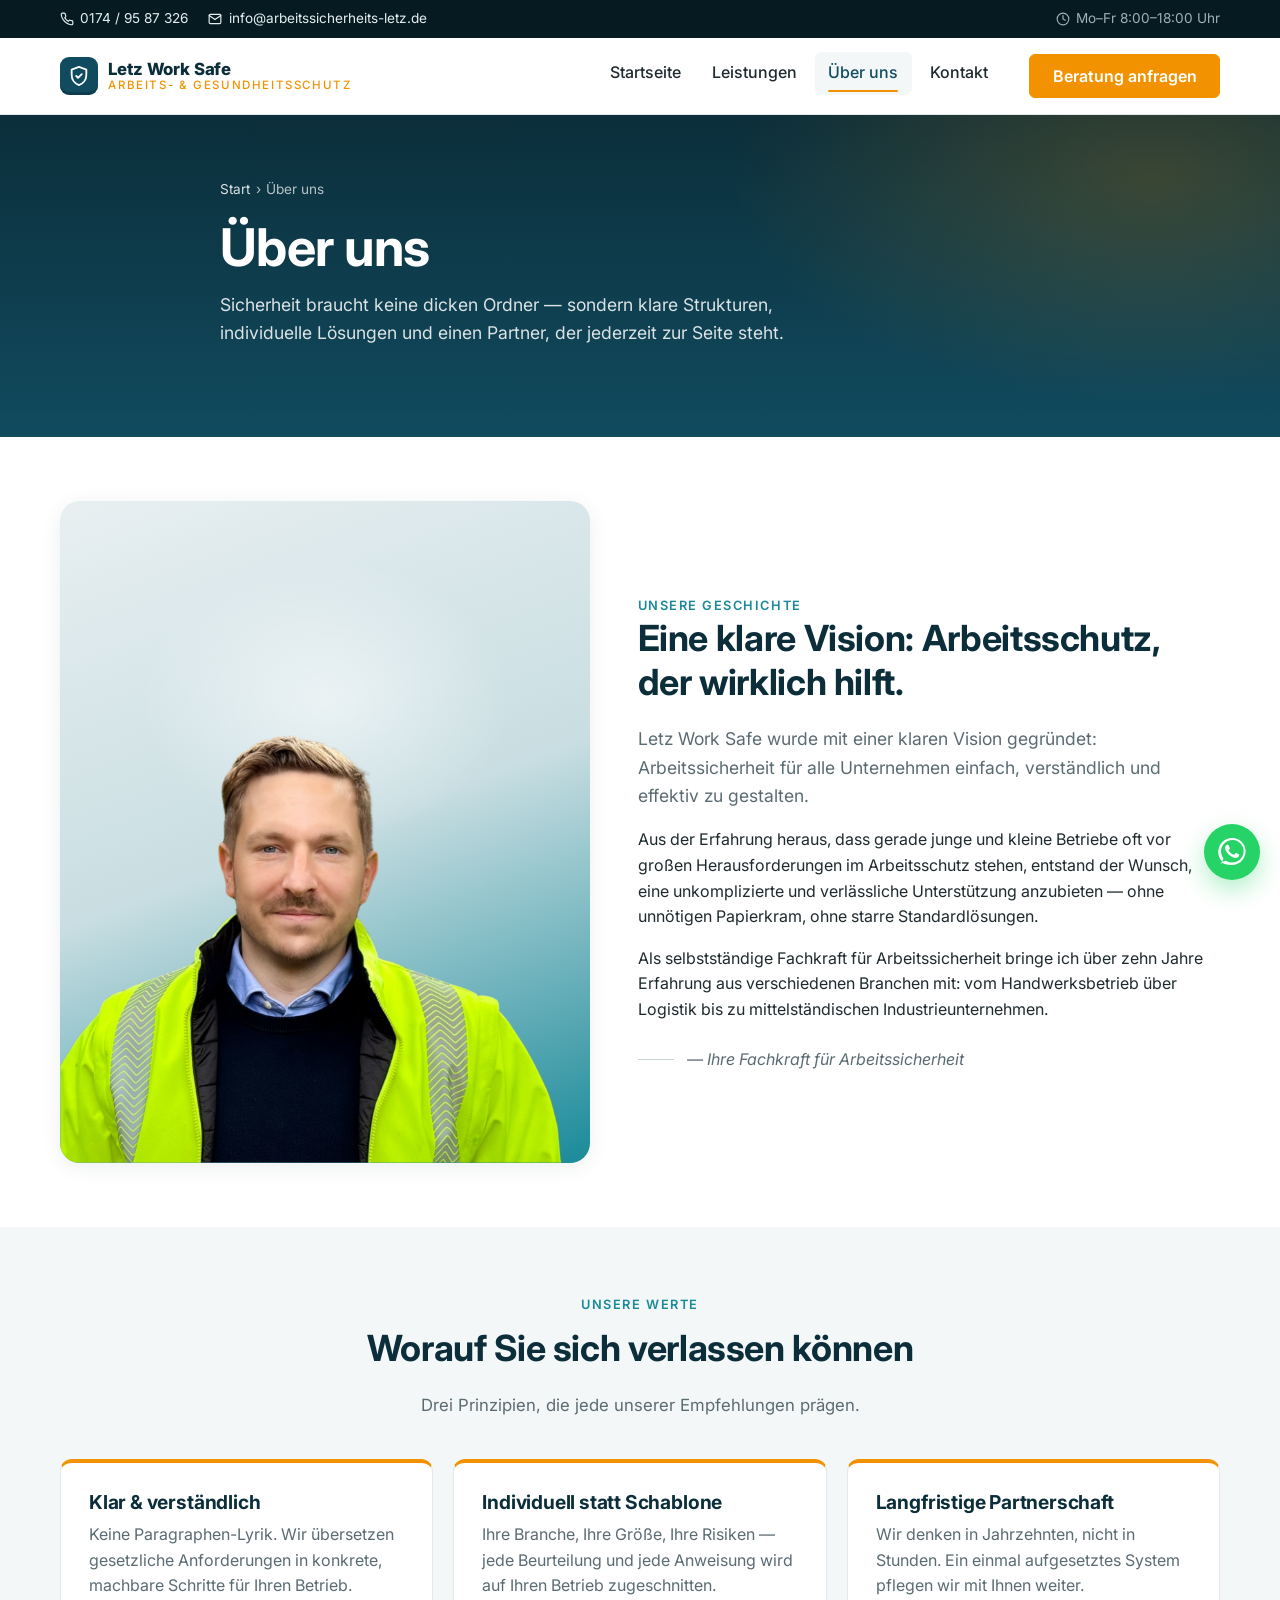
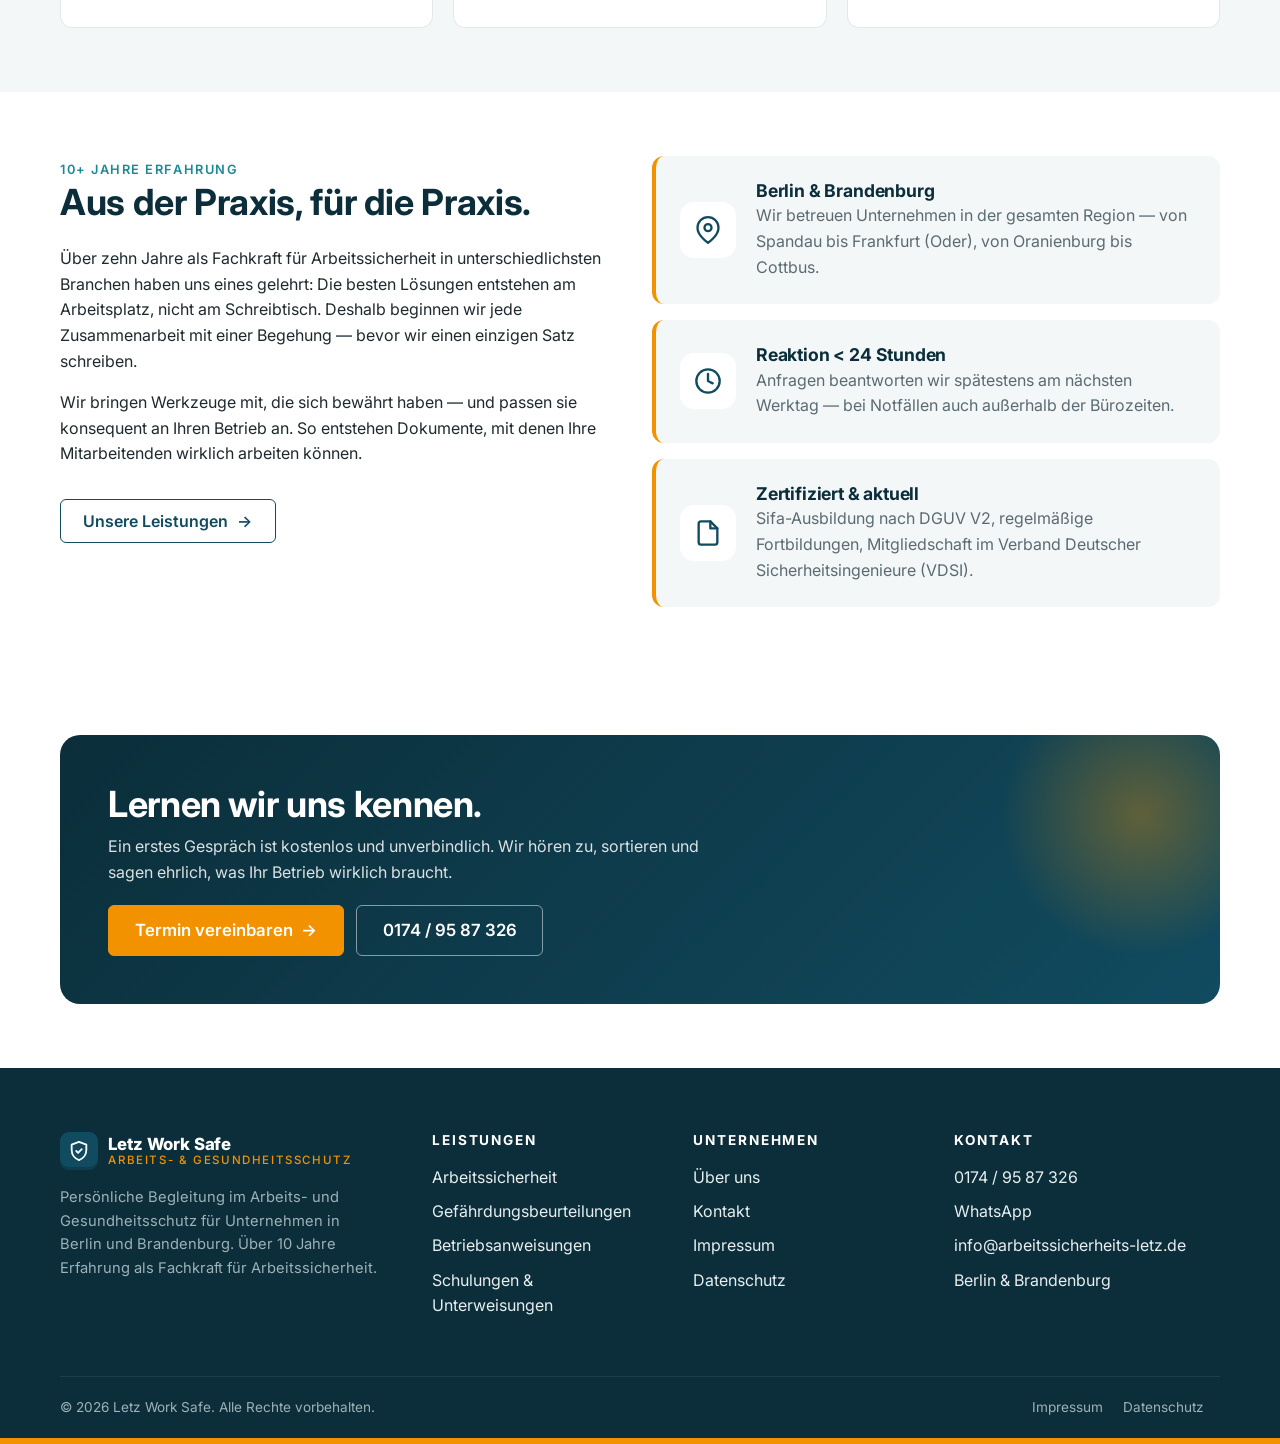
<file: ueber-uns.html>
<!doctype html>
<html lang="de">
<head>
  <meta charset="utf-8" />
  <meta name="viewport" content="width=device-width, initial-scale=1" />
  <link rel="icon" type="image/svg+xml" href="assets/img/favicon.svg" />
  <title>Über uns — Letz Work Safe</title>
  <meta name="description" content="Persönliche Begleitung für Arbeits- und Gesundheitsschutz. Über 10 Jahre Erfahrung als Fachkraft für Arbeitssicherheit in Berlin und Brandenburg." />
  <link rel="preconnect" href="https://fonts.googleapis.com" />
  <link rel="preconnect" href="https://fonts.gstatic.com" crossorigin />
  <link href="https://fonts.googleapis.com/css2?family=Inter:wght@400;500;600;700;800&display=swap" rel="stylesheet" />
  <link rel="stylesheet" href="assets/css/style.css" />
</head>
<body>

  <div class="utility" role="complementary" aria-label="Kontaktinformationen">
    <div class="container">
      <div class="utility__contact">
        <a href="tel:01749587326"><svg viewBox="0 0 24 24" width="14" height="14" fill="none" stroke="currentColor" stroke-width="2" stroke-linecap="round" stroke-linejoin="round" aria-hidden="true"><path d="M22 16.92v3a2 2 0 0 1-2.18 2 19.79 19.79 0 0 1-8.63-3.07 19.5 19.5 0 0 1-6-6 19.79 19.79 0 0 1-3.07-8.67A2 2 0 0 1 4.11 2h3a2 2 0 0 1 2 1.72c.13.96.36 1.9.7 2.81a2 2 0 0 1-.45 2.11L8.09 9.91a16 16 0 0 0 6 6l1.27-1.27a2 2 0 0 1 2.11-.45c.91.34 1.85.57 2.81.7A2 2 0 0 1 22 16.92z"/></svg> 0174 / 95 87 326</a>
        <a href="mailto:info@arbeitssicherheits-letz.de"><svg viewBox="0 0 24 24" width="14" height="14" fill="none" stroke="currentColor" stroke-width="2" stroke-linecap="round" stroke-linejoin="round" aria-hidden="true"><path d="M4 4h16c1.1 0 2 .9 2 2v12c0 1.1-.9 2-2 2H4c-1.1 0-2-.9-2-2V6c0-1.1.9-2 2-2z"/><polyline points="22,6 12,13 2,6"/></svg> info@arbeitssicherheits-letz.de</a>
      </div>
      <span class="utility__hours"><svg viewBox="0 0 24 24" width="14" height="14" fill="none" stroke="currentColor" stroke-width="2" stroke-linecap="round" stroke-linejoin="round" aria-hidden="true"><circle cx="12" cy="12" r="10"/><polyline points="12 6 12 12 16 14"/></svg><span>Mo–Fr 8:00–18:00 Uhr</span></span>
    </div>
  </div>

  <header class="site-header">
    <div class="container">
      <a href="index.html" class="brand" aria-label="Letz Work Safe — Startseite">
        <span class="brand__mark" aria-hidden="true"><svg viewBox="0 0 24 24" fill="none" stroke="currentColor" stroke-width="2" stroke-linecap="round" stroke-linejoin="round"><path d="M12 2 4 5v6c0 5 3.5 9.4 8 11 4.5-1.6 8-6 8-11V5l-8-3z"/><path d="m9 12 2 2 4-4"/></svg></span>
        <span class="brand__name">Letz Work Safe<small>Arbeits- &amp; Gesundheitsschutz</small></span>
      </a>
      <button class="nav-toggle" aria-label="Menü öffnen" aria-expanded="false" aria-controls="primary-nav">
        <svg viewBox="0 0 24 24" fill="none" stroke="currentColor" stroke-width="2" stroke-linecap="round"><line x1="3" y1="6" x2="21" y2="6"/><line x1="3" y1="12" x2="21" y2="12"/><line x1="3" y1="18" x2="21" y2="18"/></svg>
      </button>
      <nav class="primary-nav" id="primary-nav" aria-label="Hauptnavigation">
        <ul>
          <li><a href="index.html">Startseite</a></li>
          <li><a href="leistungen.html">Leistungen</a></li>
          <li><a href="ueber-uns.html">Über uns</a></li>
          <li><a href="kontakt.html">Kontakt</a></li>
          <li><a href="kontakt.html" class="btn btn--accent btn--mobile">Beratung anfragen</a></li>
        </ul>
      </nav>
      <div class="header-cta">
        <a href="kontakt.html" class="btn btn--accent">Beratung anfragen</a>
      </div>
    </div>
  </header>

  <main id="main">

    <section class="page-hero">
      <div class="container">
        <nav class="breadcrumbs" aria-label="Brotkrumen">
          <a href="index.html">Start</a><span aria-hidden="true">›</span><span>Über uns</span>
        </nav>
        <h1>Über uns</h1>
        <p>Sicherheit braucht keine dicken Ordner — sondern klare Strukturen, individuelle Lösungen und einen Partner, der jederzeit zur Seite steht.</p>
      </div>
    </section>

    <section class="section">
      <div class="container">
        <div class="about-teaser">
          <div class="about-teaser__media about-teaser__media--cutout">
            <img src="assets/img/letz-768x718.png"
                 alt="Ihre Fachkraft für Arbeitssicherheit in Sicherheitsweste" />
          </div>
          <div>
            <span class="eyebrow" style="color:var(--secondary);font-weight:600;text-transform:uppercase;letter-spacing:.12em;font-size:.8rem">Unsere Geschichte</span>
            <h2>Eine klare Vision: Arbeitsschutz, der wirklich hilft.</h2>
            <p class="lead">
              Letz Work Safe wurde mit einer klaren Vision gegründet: Arbeitssicherheit
              für alle Unternehmen einfach, verständlich und effektiv zu gestalten.
            </p>
            <p>
              Aus der Erfahrung heraus, dass gerade junge und kleine Betriebe oft vor
              großen Herausforderungen im Arbeitsschutz stehen, entstand der Wunsch,
              eine unkomplizierte und verlässliche Unterstützung anzubieten —
              ohne unnötigen Papierkram, ohne starre Standardlösungen.
            </p>
            <p>
              Als selbstständige Fachkraft für Arbeitssicherheit bringe ich über zehn
              Jahre Erfahrung aus verschiedenen Branchen mit: vom Handwerksbetrieb über
              Logistik bis zu mittelständischen Industrieunternehmen.
            </p>
            <div class="signature">— Ihre Fachkraft für Arbeitssicherheit</div>
          </div>
        </div>
      </div>
    </section>

    <section class="section section--alt">
      <div class="container">
        <div class="section-header">
          <span class="eyebrow">Unsere Werte</span>
          <h2>Worauf Sie sich verlassen können</h2>
          <p>Drei Prinzipien, die jede unserer Empfehlungen prägen.</p>
        </div>

        <div class="values-grid">
          <article class="value">
            <h3>Klar &amp; verständlich</h3>
            <p>Keine Paragraphen-Lyrik. Wir übersetzen gesetzliche Anforderungen in konkrete, machbare Schritte für Ihren Betrieb.</p>
          </article>
          <article class="value">
            <h3>Individuell statt Schablone</h3>
            <p>Ihre Branche, Ihre Größe, Ihre Risiken — jede Beurteilung und jede Anweisung wird auf Ihren Betrieb zugeschnitten.</p>
          </article>
          <article class="value">
            <h3>Langfristige Partnerschaft</h3>
            <p>Wir denken in Jahrzehnten, nicht in Stunden. Ein einmal aufgesetztes System pflegen wir mit Ihnen weiter.</p>
          </article>
        </div>
      </div>
    </section>

    <section class="section">
      <div class="container">
        <div class="grid grid--2" style="align-items:start">
          <div>
            <span class="eyebrow" style="color:var(--secondary);font-weight:600;text-transform:uppercase;letter-spacing:.12em;font-size:.8rem">10+ Jahre Erfahrung</span>
            <h2>Aus der Praxis, für die Praxis.</h2>
            <p>
              Über zehn Jahre als Fachkraft für Arbeitssicherheit in unterschiedlichsten
              Branchen haben uns eines gelehrt: Die besten Lösungen entstehen am Arbeitsplatz,
              nicht am Schreibtisch. Deshalb beginnen wir jede Zusammenarbeit mit einer
              Begehung — bevor wir einen einzigen Satz schreiben.
            </p>
            <p>
              Wir bringen Werkzeuge mit, die sich bewährt haben — und passen sie konsequent
              an Ihren Betrieb an. So entstehen Dokumente, mit denen Ihre Mitarbeitenden
              wirklich arbeiten können.
            </p>
            <a href="leistungen.html" class="btn btn--ghost mt-2">Unsere Leistungen <span class="arrow" aria-hidden="true">→</span></a>
          </div>
          <div>
            <div class="region">
              <div class="region__icon" aria-hidden="true">
                <svg viewBox="0 0 24 24" fill="none" stroke="currentColor" stroke-width="2" stroke-linecap="round" stroke-linejoin="round"><path d="M21 10c0 7-9 13-9 13s-9-6-9-13a9 9 0 0 1 18 0z"/><circle cx="12" cy="10" r="3"/></svg>
              </div>
              <div>
                <h3>Berlin &amp; Brandenburg</h3>
                <p>Wir betreuen Unternehmen in der gesamten Region — von Spandau bis Frankfurt (Oder), von Oranienburg bis Cottbus.</p>
              </div>
            </div>
            <div class="region" style="margin-top:1rem">
              <div class="region__icon" aria-hidden="true">
                <svg viewBox="0 0 24 24" fill="none" stroke="currentColor" stroke-width="2" stroke-linecap="round" stroke-linejoin="round"><circle cx="12" cy="12" r="10"/><polyline points="12 6 12 12 16 14"/></svg>
              </div>
              <div>
                <h3>Reaktion &lt; 24 Stunden</h3>
                <p>Anfragen beantworten wir spätestens am nächsten Werktag — bei Notfällen auch außerhalb der Bürozeiten.</p>
              </div>
            </div>
            <div class="region" style="margin-top:1rem">
              <div class="region__icon" aria-hidden="true">
                <svg viewBox="0 0 24 24" fill="none" stroke="currentColor" stroke-width="2" stroke-linecap="round" stroke-linejoin="round"><path d="M14 2H6a2 2 0 0 0-2 2v16a2 2 0 0 0 2 2h12a2 2 0 0 0 2-2V8z"/><polyline points="14 2 14 8 20 8"/></svg>
              </div>
              <div>
                <h3>Zertifiziert &amp; aktuell</h3>
                <p>Sifa-Ausbildung nach DGUV V2, regelmäßige Fortbildungen, Mitgliedschaft im Verband Deutscher Sicherheitsingenieure (VDSI).</p>
              </div>
            </div>
          </div>
        </div>
      </div>
    </section>

    <section class="section">
      <div class="container">
        <div class="cta-card">
          <div>
            <h2>Lernen wir uns kennen.</h2>
            <p>Ein erstes Gespräch ist kostenlos und unverbindlich. Wir hören zu, sortieren und sagen ehrlich, was Ihr Betrieb wirklich braucht.</p>
            <div class="cta-card__actions">
              <a href="kontakt.html" class="btn btn--accent btn--lg">Termin vereinbaren <span class="arrow" aria-hidden="true">→</span></a>
              <a href="tel:01749587326" class="btn btn--ghost-on-dark btn--lg">0174 / 95 87 326</a>
            </div>
          </div>
        </div>
      </div>
    </section>

  </main>

  <footer class="site-footer">
    <div class="container">
      <div class="footer-grid">
        <div class="footer-brand">
          <a href="index.html" class="brand">
            <span class="brand__mark" aria-hidden="true"><svg viewBox="0 0 24 24" fill="none" stroke="currentColor" stroke-width="2" stroke-linecap="round" stroke-linejoin="round"><path d="M12 2 4 5v6c0 5 3.5 9.4 8 11 4.5-1.6 8-6 8-11V5l-8-3z"/><path d="m9 12 2 2 4-4"/></svg></span>
            <span class="brand__name">Letz Work Safe<small>Arbeits- &amp; Gesundheitsschutz</small></span>
          </a>
          <p>Persönliche Begleitung im Arbeits- und Gesundheitsschutz für Unternehmen in Berlin und Brandenburg. Über 10 Jahre Erfahrung als Fachkraft für Arbeitssicherheit.</p>
        </div>
        <div>
          <h4>Leistungen</h4>
          <ul>
            <li><a href="leistungen.html#arbeitssicherheit">Arbeitssicherheit</a></li>
            <li><a href="leistungen.html#gefaehrdung">Gefährdungsbeurteilungen</a></li>
            <li><a href="leistungen.html#anweisungen">Betriebsanweisungen</a></li>
            <li><a href="leistungen.html#schulungen">Schulungen &amp; Unterweisungen</a></li>
          </ul>
        </div>
        <div>
          <h4>Unternehmen</h4>
          <ul>
            <li><a href="ueber-uns.html">Über uns</a></li>
            <li><a href="kontakt.html">Kontakt</a></li>
            <li><a href="impressum.html">Impressum</a></li>
            <li><a href="datenschutz.html">Datenschutz</a></li>
          </ul>
        </div>
        <div>
          <h4>Kontakt</h4>
          <ul>
            <li><a href="tel:01749587326">0174 / 95 87 326</a></li>
            <li><a href="https://wa.me/4917495873260">WhatsApp</a></li>
            <li><a href="mailto:info@arbeitssicherheits-letz.de">info@arbeitssicherheits-letz.de</a></li>
            <li>Berlin &amp; Brandenburg</li>
          </ul>
        </div>
      </div>
      <div class="footer-bar">
        <div>© <span data-year>2026</span> Letz Work Safe. Alle Rechte vorbehalten.</div>
        <div>
          <a href="impressum.html">Impressum</a>
          <a href="datenschutz.html">Datenschutz</a>
        </div>
      </div>
    </div>
    <div class="footer-stripe" aria-hidden="true"></div>
  </footer>

  <a href="https://wa.me/4917495873260" class="whatsapp-float" aria-label="Per WhatsApp schreiben" rel="noopener">
    <svg viewBox="0 0 24 24" fill="currentColor" aria-hidden="true"><path d="M20.5 3.5A11.7 11.7 0 0 0 3.7 20.3L2 22l1.8-.5a11.7 11.7 0 0 0 5.6 1.4h.01A11.7 11.7 0 0 0 20.5 3.5zm-8.4 17.6a9.7 9.7 0 0 1-4.95-1.36l-.36-.21-2.94.77.78-2.86-.23-.37a9.7 9.7 0 1 1 7.7 4.03zm5.55-7.27c-.3-.15-1.78-.88-2.06-.98-.28-.1-.48-.15-.68.15s-.78.98-.96 1.18c-.18.2-.35.22-.65.07-.3-.15-1.27-.47-2.42-1.5-.9-.8-1.5-1.78-1.67-2.08-.18-.3-.02-.46.13-.6.13-.13.3-.35.45-.52.15-.18.2-.3.3-.5.1-.2.05-.38-.02-.53-.07-.15-.68-1.65-.93-2.25-.25-.6-.5-.5-.68-.5h-.58a1.1 1.1 0 0 0-.8.38c-.27.3-1.05 1.02-1.05 2.5s1.07 2.9 1.22 3.1c.15.2 2.1 3.2 5.1 4.48.71.31 1.27.5 1.7.64.71.23 1.36.2 1.87.12.57-.09 1.78-.73 2.03-1.43.25-.7.25-1.3.18-1.43-.07-.13-.27-.2-.57-.35z"/></svg>
  </a>

  <script src="assets/js/main.js" defer></script>
</body>
</html>
</file>
<file: assets/css/style.css>
/* =========================================================
   Letz Work Safe — Stylesheet
   Static site, no preprocessor. Mobile-first.
   ========================================================= */

/* ---------- Design tokens ---------- */
:root {
  --primary: #114B5F;
  --primary-dark: #0B2E3A;
  --primary-darker: #061A22;
  --secondary: #1A8A99;
  --accent: #F39200;
  --accent-hover: #D67F00;
  --accent-soft: #FFF1DB;

  --surface: #FFFFFF;
  --surface-2: #F4F7F8;
  --surface-3: #E8EFF1;
  --border: #E3E9EB;
  --border-strong: #C9D4D7;

  --text: #1F2A2E;
  --text-muted: #5B6B72;
  --text-on-dark: #E6EEF0;
  --text-on-dark-muted: #9DB1B6;

  --shadow-sm: 0 1px 2px rgba(11, 46, 58, .06);
  --shadow-md: 0 4px 20px rgba(11, 46, 58, .08);
  --shadow-lg: 0 14px 36px rgba(11, 46, 58, .12);

  --radius-sm: 6px;
  --radius: 12px;
  --radius-lg: 20px;
  --radius-pill: 999px;

  --container: 1200px;
  --container-narrow: 880px;

  --font-sans: "Inter", -apple-system, BlinkMacSystemFont, "Segoe UI", Roboto, "Helvetica Neue", sans-serif;
}

/* ---------- Reset / base ---------- */
*, *::before, *::after { box-sizing: border-box; }

html { scroll-behavior: smooth; -webkit-text-size-adjust: 100%; }

body {
  margin: 0;
  font-family: var(--font-sans);
  font-size: 16px;
  line-height: 1.6;
  color: var(--text);
  background: var(--surface);
  -webkit-font-smoothing: antialiased;
  -moz-osx-font-smoothing: grayscale;
}

img, svg { display: block; max-width: 100%; }
img { height: auto; }

a {
  color: var(--secondary);
  text-decoration: none;
  transition: color .15s ease;
}
a:hover { color: var(--primary); }

h1, h2, h3, h4 {
  margin: 0 0 .6em;
  font-weight: 700;
  line-height: 1.2;
  color: var(--primary-dark);
  letter-spacing: -0.01em;
}
h1 { font-size: clamp(2rem, 4vw + 1rem, 3.25rem); }
h2 { font-size: clamp(1.6rem, 2vw + 1rem, 2.25rem); }
h3 { font-size: 1.2rem; }
p  { margin: 0 0 1em; color: var(--text); }

ul { padding-left: 1.2rem; }
li { margin-bottom: .35em; }

hr {
  border: 0;
  height: 1px;
  background: var(--border);
  margin: 2.5rem 0;
}

::selection { background: var(--accent); color: white; }

:focus-visible {
  outline: 3px solid var(--accent);
  outline-offset: 2px;
  border-radius: 4px;
}

/* ---------- Layout primitives ---------- */
.container {
  width: 100%;
  max-width: var(--container);
  margin: 0 auto;
  padding: 0 1.25rem;
}

.container--narrow {
  max-width: var(--container-narrow);
}

.section {
  padding: 4rem 0;
}
.section--tight { padding: 2.5rem 0; }
.section--lg    { padding: 6rem 0; }

.section--alt   { background: var(--surface-2); }
.section--dark  { background: var(--primary-dark); color: var(--text-on-dark); }
.section--dark h1, .section--dark h2, .section--dark h3 { color: white; }
.section--dark p { color: var(--text-on-dark); }

.section-header {
  max-width: 720px;
  margin: 0 auto 2.5rem;
  text-align: center;
}
.section-header .eyebrow {
  display: inline-block;
  font-size: .8rem;
  font-weight: 600;
  text-transform: uppercase;
  letter-spacing: .12em;
  color: var(--secondary);
  margin-bottom: .75rem;
}
.section-header p { color: var(--text-muted); font-size: 1.05rem; }

.grid { display: grid; gap: 1.5rem; }
.grid--2 { grid-template-columns: repeat(2, minmax(0, 1fr)); }
.grid--3 { grid-template-columns: repeat(3, minmax(0, 1fr)); }
.grid--4 { grid-template-columns: repeat(4, minmax(0, 1fr)); }

@media (max-width: 960px) {
  .grid--3, .grid--4 { grid-template-columns: repeat(2, minmax(0, 1fr)); }
}
@media (max-width: 640px) {
  .grid--2, .grid--3, .grid--4 { grid-template-columns: 1fr; }
  .section { padding: 3rem 0; }
  .section--lg { padding: 4rem 0; }
}

/* ---------- Buttons ---------- */
.btn {
  --bg: var(--primary);
  --fg: #fff;
  --bd: var(--primary);
  display: inline-flex;
  align-items: center;
  gap: .55rem;
  padding: .8rem 1.4rem;
  font-family: inherit;
  font-size: 1rem;
  font-weight: 600;
  line-height: 1;
  color: var(--fg);
  background: var(--bg);
  border: 1.5px solid var(--bd);
  border-radius: var(--radius-sm);
  cursor: pointer;
  transition: transform .12s ease, box-shadow .15s ease, background .15s ease, color .15s ease, border-color .15s ease;
  white-space: nowrap;
}
.btn:hover { background: var(--primary-dark); border-color: var(--primary-dark); color: #fff; transform: translateY(-1px); box-shadow: var(--shadow-md); }
.btn:active { transform: translateY(0); }

.btn--accent { --bg: var(--accent); --bd: var(--accent); }
.btn--accent:hover { background: var(--accent-hover); border-color: var(--accent-hover); }

.btn--ghost { --bg: transparent; --fg: var(--primary); --bd: var(--primary); }
.btn--ghost:hover { background: var(--primary); color: #fff; }

.btn--ghost-on-dark { --bg: transparent; --fg: #fff; --bd: rgba(255,255,255,.5); }
.btn--ghost-on-dark:hover { background: #fff; color: var(--primary-dark); border-color: #fff; }

.btn--sm { padding: .55rem 1rem; font-size: .9rem; }
.btn--lg { padding: 1rem 1.6rem; font-size: 1.05rem; }

.btn .arrow { transition: transform .15s ease; }
.btn:hover .arrow { transform: translateX(3px); }

/* ---------- Utility bar (top dark strip) ---------- */
.utility {
  background: var(--primary-darker);
  color: var(--text-on-dark);
  font-size: .85rem;
}
.utility .container {
  display: flex;
  align-items: center;
  justify-content: space-between;
  min-height: 38px;
  gap: 1rem;
}
.utility a {
  color: var(--text-on-dark);
  display: inline-flex;
  align-items: center;
  gap: .4rem;
}
.utility a:hover { color: var(--accent); }
.utility .utility__contact { display: flex; gap: 1.25rem; flex-wrap: wrap; }
.utility .utility__hours {
  display: inline-flex;
  align-items: center;
  gap: .4rem;
  color: var(--text-on-dark-muted);
  white-space: nowrap;
}
.utility .utility__hours svg { flex-shrink: 0; }
@media (max-width: 760px) {
  .utility .utility__hours { display: none; }
}
@media (max-width: 640px) {
  .utility { font-size: .8rem; }
}

/* ---------- Header / nav ---------- */
.site-header {
  position: sticky;
  top: 0;
  z-index: 50;
  background: rgba(255, 255, 255, .96);
  backdrop-filter: saturate(180%) blur(8px);
  border-bottom: 1px solid var(--border);
}
.site-header .container {
  display: flex;
  align-items: center;
  gap: 1.5rem;
  min-height: 76px;
}

.brand {
  display: inline-flex;
  align-items: center;
  gap: .65rem;
  font-weight: 800;
  color: var(--primary-dark);
  font-size: 1.05rem;
  letter-spacing: -0.01em;
}
.brand:hover { color: var(--primary); }
.brand__mark {
  width: 38px;
  height: 38px;
  border-radius: 9px;
  background: var(--primary);
  color: #fff;
  display: grid;
  place-items: center;
  box-shadow: inset 0 -3px 0 rgba(0,0,0,.18);
}
.brand__mark svg { width: 22px; height: 22px; }
.brand__name { display: flex; flex-direction: column; line-height: 1.05; }
.brand__name small {
  font-weight: 500;
  font-size: .72rem;
  text-transform: uppercase;
  letter-spacing: .14em;
  color: var(--accent);
}

.primary-nav {
  margin-left: auto;
}
.primary-nav ul {
  list-style: none;
  margin: 0;
  padding: 0;
  display: flex;
  gap: .25rem;
}
.primary-nav a {
  display: inline-block;
  padding: .55rem .85rem;
  font-weight: 500;
  color: var(--text);
  border-radius: var(--radius-sm);
}
.primary-nav a:hover { background: var(--surface-2); color: var(--primary); }
.primary-nav a.is-active {
  color: var(--primary);
  background: var(--surface-2);
  position: relative;
}
.primary-nav a.is-active::after {
  content: "";
  position: absolute;
  left: .85rem; right: .85rem; bottom: .15rem;
  height: 2px;
  background: var(--accent);
  border-radius: 2px;
}

.header-cta { display: inline-flex; align-items: center; gap: .75rem; }

.nav-toggle {
  display: none;
  width: 42px; height: 42px;
  border: 1px solid var(--border);
  background: #fff;
  border-radius: 8px;
  align-items: center;
  justify-content: center;
  cursor: pointer;
  margin-left: auto;
}
.nav-toggle svg { width: 22px; height: 22px; color: var(--primary-dark); }

@media (max-width: 960px) {
  .header-cta .btn { display: none; }
  .nav-toggle { display: inline-flex; }
  .primary-nav {
    position: absolute;
    inset: 76px 0 auto 0;
    background: #fff;
    border-bottom: 1px solid var(--border);
    box-shadow: var(--shadow-md);
    padding: .75rem 1rem 1.25rem;
    display: none;
  }
  .primary-nav.is-open { display: block; }
  .primary-nav ul { flex-direction: column; gap: 0; }
  .primary-nav a { padding: .85rem 1rem; }
  .primary-nav a.is-active::after { display: none; }
  .primary-nav .btn--mobile {
    display: inline-flex !important;
    margin-top: .5rem;
    width: 100%;
    justify-content: center;
  }
}
.primary-nav .btn--mobile { display: none; }

/* ---------- Hero ---------- */
.hero {
  background:
    radial-gradient(1100px 500px at 88% 30%, rgba(243,146,0,.18), transparent 60%),
    linear-gradient(180deg, #F4F7F8 0%, #FFFFFF 100%);
  padding: 4rem 0 5rem;
  overflow: hidden;
}
.hero__grid {
  display: grid;
  grid-template-columns: 1.05fr 1fr;
  gap: 3rem;
  align-items: center;
}
.hero__eyebrow {
  display: inline-flex;
  align-items: center;
  gap: .5rem;
  background: white;
  border: 1px solid var(--border);
  color: var(--primary);
  padding: .35rem .75rem;
  border-radius: var(--radius-pill);
  font-size: .85rem;
  font-weight: 600;
  margin-bottom: 1.25rem;
  box-shadow: var(--shadow-sm);
}
.hero__eyebrow .dot {
  width: 8px; height: 8px; border-radius: 50%; background: var(--accent);
  box-shadow: 0 0 0 4px rgba(243,146,0,.18);
}
.hero h1 { margin-bottom: 1rem; }
.hero h1 .accent { color: var(--accent); }
.hero__lead { font-size: 1.15rem; color: var(--text-muted); max-width: 540px; margin-bottom: 1.75rem; }
.hero__actions { display: flex; gap: .75rem; flex-wrap: wrap; margin-bottom: 2rem; }
.hero__trust {
  display: flex;
  gap: 1.5rem;
  align-items: center;
  flex-wrap: wrap;
  color: var(--text-muted);
  font-size: .9rem;
}
.hero__trust strong { color: var(--primary-dark); display: block; font-size: 1.4rem; line-height: 1; }
.hero__trust > div { display: flex; flex-direction: column; gap: .15rem; }

.hero__media {
  position: relative;
  border-radius: var(--radius-lg);
  overflow: hidden;
  aspect-ratio: 4/3;
  box-shadow: var(--shadow-lg);
  background: var(--surface-3);
}
.hero__media img {
  width: 100%;
  height: 100%;
  object-fit: cover;
}
/* Variant for cut-out portrait PNGs (transparent background) */
.hero__media--cutout {
  background:
    radial-gradient(closest-side at 60% 35%, rgba(255, 255, 255, .6), transparent 70%),
    linear-gradient(140deg, var(--surface-3) 0%, #C9DEE2 55%, var(--secondary) 100%);
  display: flex;
  align-items: flex-end;
  justify-content: center;
}
.hero__media--cutout img {
  object-fit: contain;
  object-position: center bottom;
  padding-top: 1.5rem;
}
.hero__badge {
  position: absolute;
  left: 1.25rem; bottom: 1.25rem;
  background: white;
  border-radius: var(--radius);
  padding: .9rem 1.1rem;
  display: flex;
  align-items: center;
  gap: .85rem;
  box-shadow: var(--shadow-md);
}
.hero__badge .badge-icon {
  width: 42px; height: 42px;
  border-radius: 10px;
  background: var(--accent-soft);
  color: var(--accent);
  display: grid;
  place-items: center;
}
.hero__badge .badge-icon svg { width: 22px; height: 22px; }
.hero__badge strong { display: block; font-size: 1rem; color: var(--primary-dark); line-height: 1.1; }
.hero__badge span { font-size: .8rem; color: var(--text-muted); }

@media (max-width: 960px) {
  .hero__grid { grid-template-columns: 1fr; gap: 2rem; }
  .hero { padding: 2.5rem 0 3rem; }
}

/* ---------- Pills (häufig gesucht) ---------- */
.pillbar {
  border-bottom: 1px solid var(--border);
  background: var(--surface);
}
.pillbar .container {
  display: flex;
  flex-wrap: wrap;
  align-items: center;
  gap: .5rem;
  padding-top: 1.25rem;
  padding-bottom: 1.25rem;
}
.pillbar__label {
  font-size: .75rem;
  font-weight: 700;
  text-transform: uppercase;
  letter-spacing: .12em;
  color: var(--text-muted);
  margin-right: .5rem;
}
.pill {
  display: inline-flex;
  align-items: center;
  gap: .35rem;
  padding: .4rem .85rem;
  font-size: .9rem;
  font-weight: 500;
  color: var(--primary-dark);
  background: var(--surface-2);
  border: 1px solid var(--border);
  border-radius: var(--radius-pill);
  transition: background .15s, color .15s, border-color .15s;
}
.pill:hover { background: var(--primary); color: #fff; border-color: var(--primary); }

/* ---------- Service cards ---------- */
.cards { display: grid; gap: 1.25rem; }
.card {
  background: #fff;
  border: 1px solid var(--border);
  border-radius: var(--radius);
  padding: 1.75rem;
  display: flex;
  flex-direction: column;
  gap: .75rem;
  transition: transform .15s ease, box-shadow .15s ease, border-color .15s ease;
  position: relative;
}
.card:hover {
  transform: translateY(-3px);
  border-color: var(--border-strong);
  box-shadow: var(--shadow-md);
}
.card__icon {
  width: 52px; height: 52px;
  border-radius: 12px;
  background: var(--surface-2);
  color: var(--primary);
  display: grid;
  place-items: center;
  margin-bottom: .25rem;
}
.card__icon svg { width: 28px; height: 28px; }
.card h3 { margin: 0; font-size: 1.15rem; }
.card p { color: var(--text-muted); margin: 0; font-size: .95rem; flex: 1; }
.card__link {
  margin-top: .75rem;
  font-weight: 600;
  color: var(--primary);
  display: inline-flex;
  align-items: center;
  gap: .35rem;
}
.card__link::after {
  content: "→";
  transition: transform .15s ease;
}
.card:hover .card__link::after { transform: translateX(4px); }

.card--accent .card__icon { background: var(--accent-soft); color: var(--accent); }

/* ---------- Promo banner ---------- */
.promo {
  background: linear-gradient(135deg, var(--accent) 0%, #E27A00 100%);
  color: #fff;
  border-radius: var(--radius-lg);
  padding: 2.25rem 2.5rem;
  display: grid;
  grid-template-columns: 1fr auto;
  align-items: center;
  gap: 1.5rem;
  box-shadow: var(--shadow-md);
}
.promo h2 { color: #fff; margin: 0 0 .25rem; font-size: 1.6rem; }
.promo p { color: rgba(255,255,255,.92); margin: 0; }
.promo .btn { background: #fff; color: var(--accent); border-color: #fff; }
.promo .btn:hover { background: var(--primary-dark); color: #fff; border-color: var(--primary-dark); }
@media (max-width: 720px) {
  .promo { grid-template-columns: 1fr; text-align: left; padding: 1.75rem; }
}

/* ---------- Vorteile (advantages) ---------- */
.vorteile-card {
  background: #fff;
  border: 1px solid var(--border);
  border-radius: var(--radius);
  padding: 2rem;
  text-align: left;
}
.vorteile-card__icon {
  width: 56px; height: 56px;
  border-radius: 14px;
  background: var(--primary);
  color: #fff;
  display: grid;
  place-items: center;
  margin-bottom: 1rem;
}
.vorteile-card__icon svg { width: 28px; height: 28px; }
.vorteile-card h3 { font-size: 1.25rem; margin-bottom: .5rem; }
.vorteile-card p { color: var(--text-muted); margin: 0; }

/* ---------- Stats strip ---------- */
.stats {
  display: grid;
  grid-template-columns: repeat(6, minmax(0, 1fr));
  gap: 0;
  background: var(--primary-dark);
  color: #fff;
  border-radius: var(--radius-lg);
  overflow: hidden;
}
.stats__item {
  padding: 2rem 1.25rem;
  text-align: center;
  border-right: 1px solid rgba(255,255,255,.08);
}
.stats__item:last-child { border-right: 0; }
.stats__num {
  display: block;
  font-size: clamp(1.75rem, 2.4vw + 1rem, 2.5rem);
  font-weight: 800;
  color: var(--accent);
  line-height: 1;
  letter-spacing: -.02em;
  margin-bottom: .35rem;
}
.stats__label { font-size: .9rem; color: var(--text-on-dark); }
@media (max-width: 960px) {
  .stats { grid-template-columns: repeat(3, minmax(0, 1fr)); }
  .stats__item:nth-child(3n) { border-right: 0; }
  .stats__item { border-bottom: 1px solid rgba(255,255,255,.08); }
}
@media (max-width: 480px) {
  .stats { grid-template-columns: repeat(2, minmax(0, 1fr)); }
  .stats__item { border-right: 1px solid rgba(255,255,255,.08); }
  .stats__item:nth-child(2n) { border-right: 0; }
}

/* ---------- About teaser ---------- */
.about-teaser {
  display: grid;
  grid-template-columns: 1fr 1.1fr;
  gap: 3rem;
  align-items: center;
}
.about-teaser__media {
  border-radius: var(--radius-lg);
  overflow: hidden;
  aspect-ratio: 4/3;
  box-shadow: var(--shadow-md);
}
.about-teaser__media img { width: 100%; height: 100%; object-fit: cover; }
/* Variant for cut-out portrait PNGs */
.about-teaser__media--cutout {
  aspect-ratio: 4/5;
  background:
    radial-gradient(closest-side at 50% 30%, rgba(255, 255, 255, .55), transparent 70%),
    linear-gradient(160deg, var(--surface-3) 0%, #C9DEE2 50%, var(--secondary) 100%);
  display: flex;
  align-items: flex-end;
  justify-content: center;
}
.about-teaser__media--cutout img {
  object-fit: contain;
  object-position: center bottom;
  padding-top: 1.5rem;
}
@media (max-width: 960px) {
  .about-teaser { grid-template-columns: 1fr; }
  .about-teaser__media { aspect-ratio: 16/10; max-height: 420px; }
  .about-teaser__media--cutout { aspect-ratio: 4/5; max-height: 520px; }
}

.signature {
  margin-top: 1.5rem;
  display: flex;
  align-items: center;
  gap: .85rem;
  color: var(--text-muted);
  font-style: italic;
}
.signature::before {
  content: "";
  flex: 0 0 36px;
  height: 1px;
  background: var(--border-strong);
}

/* ---------- FAQ accordion ---------- */
.faq {
  max-width: 820px;
  margin: 0 auto;
  border: 1px solid var(--border);
  border-radius: var(--radius);
  background: #fff;
  overflow: hidden;
}
.faq__item + .faq__item { border-top: 1px solid var(--border); }
.faq__q {
  width: 100%;
  display: flex;
  align-items: center;
  justify-content: space-between;
  gap: 1rem;
  background: transparent;
  border: 0;
  padding: 1.15rem 1.5rem;
  font-family: inherit;
  font-size: 1.05rem;
  font-weight: 600;
  color: var(--primary-dark);
  text-align: left;
  cursor: pointer;
  transition: background .15s;
}
.faq__q:hover { background: var(--surface-2); }
.faq__icon {
  flex: 0 0 28px;
  width: 28px; height: 28px;
  border-radius: 50%;
  background: var(--surface-2);
  color: var(--primary);
  display: grid;
  place-items: center;
  transition: transform .2s ease, background .15s, color .15s;
  font-size: 1.25rem;
  font-weight: 700;
}
.faq__item[aria-expanded="true"] .faq__icon {
  transform: rotate(45deg);
  background: var(--accent);
  color: #fff;
}
.faq__a {
  padding: 0 1.5rem;
  max-height: 0;
  overflow: hidden;
  transition: max-height .25s ease, padding .25s ease;
  color: var(--text-muted);
}
.faq__item[aria-expanded="true"] .faq__a {
  padding: 0 1.5rem 1.25rem;
  max-height: 600px;
}

/* ---------- CTA card ---------- */
.cta-card {
  background: linear-gradient(135deg, var(--primary-dark) 0%, var(--primary) 100%);
  color: #fff;
  border-radius: var(--radius-lg);
  padding: 3rem;
  display: grid;
  grid-template-columns: 1.4fr 1fr;
  gap: 2rem;
  align-items: center;
  position: relative;
  overflow: hidden;
}
.cta-card::after {
  content: "";
  position: absolute;
  top: -60px; right: -60px;
  width: 280px; height: 280px;
  background: radial-gradient(closest-side, rgba(243,146,0,.35), transparent);
  pointer-events: none;
}
.cta-card h2 { color: #fff; margin: 0 0 .5rem; }
.cta-card p { color: rgba(255,255,255,.85); margin: 0 0 1.25rem; }
.cta-card__actions { display: flex; gap: .75rem; flex-wrap: wrap; position: relative; z-index: 1; }
.cta-card__media { position: relative; z-index: 1; }
.cta-card__media-card {
  background: rgba(255,255,255,.08);
  border: 1px solid rgba(255,255,255,.18);
  backdrop-filter: blur(6px);
  border-radius: var(--radius);
  padding: 1.25rem;
  display: flex;
  flex-direction: column;
  gap: .85rem;
}
.cta-card__media-card a {
  color: #fff;
  display: flex;
  align-items: center;
  gap: .75rem;
  font-weight: 500;
}
.cta-card__media-card a:hover { color: var(--accent); }
.cta-card__media-card .icon-circle {
  width: 38px; height: 38px;
  border-radius: 50%;
  background: rgba(255,255,255,.12);
  display: grid;
  place-items: center;
  flex-shrink: 0;
}
@media (max-width: 760px) {
  .cta-card { grid-template-columns: 1fr; padding: 2rem; }
}

/* ---------- Page hero (subpages) ---------- */
.page-hero {
  background: linear-gradient(180deg, var(--primary-dark) 0%, var(--primary) 100%);
  color: #fff;
  padding: 4rem 0 4.5rem;
  position: relative;
  overflow: hidden;
}
.page-hero::after {
  content: "";
  position: absolute;
  inset: 0;
  background:
    radial-gradient(600px 320px at 90% 20%, rgba(243,146,0,.20), transparent 70%);
  pointer-events: none;
}
.page-hero .container { position: relative; z-index: 1; max-width: 880px; }
.page-hero h1 { color: #fff; margin-bottom: .75rem; }
.page-hero p { color: rgba(255,255,255,.85); font-size: 1.1rem; max-width: 640px; }
.breadcrumbs {
  font-size: .85rem;
  color: rgba(255,255,255,.7);
  margin-bottom: 1rem;
  display: flex;
  gap: .35rem;
  align-items: center;
}
.breadcrumbs a { color: rgba(255,255,255,.85); }
.breadcrumbs a:hover { color: var(--accent); }

/* ---------- Detailed service blocks ---------- */
.service-block {
  display: grid;
  grid-template-columns: 1fr 1fr;
  gap: 3rem;
  align-items: center;
  padding: 3.5rem 0;
  border-bottom: 1px solid var(--border);
}
.service-block:last-child { border-bottom: 0; }
.service-block.is-reversed .service-block__media { order: 2; }
.service-block__media {
  border-radius: var(--radius-lg);
  overflow: hidden;
  aspect-ratio: 4/3;
  box-shadow: var(--shadow-md);
}
.service-block__media img { width: 100%; height: 100%; object-fit: cover; }
.service-block__eyebrow {
  display: inline-flex;
  align-items: center;
  gap: .55rem;
  font-size: .8rem;
  font-weight: 700;
  text-transform: uppercase;
  letter-spacing: .14em;
  color: var(--accent);
  margin-bottom: .85rem;
}
.service-block__eyebrow .dot { width: 6px; height: 6px; border-radius: 50%; background: var(--accent); }
.service-block ul {
  margin: 1.25rem 0 1.5rem;
  padding-left: 0;
  list-style: none;
}
.service-block ul li {
  position: relative;
  padding-left: 1.75rem;
  margin-bottom: .65rem;
  color: var(--text);
}
.service-block ul li::before {
  content: "✓";
  position: absolute;
  left: 0; top: 0;
  width: 22px; height: 22px;
  border-radius: 50%;
  background: var(--accent-soft);
  color: var(--accent);
  display: grid;
  place-items: center;
  font-size: .8rem;
  font-weight: 800;
}
@media (max-width: 960px) {
  .service-block { grid-template-columns: 1fr; gap: 2rem; padding: 2.5rem 0; }
  .service-block.is-reversed .service-block__media { order: 0; }
}

/* ---------- Values cards (about page) ---------- */
.values-grid { display: grid; grid-template-columns: repeat(3, 1fr); gap: 1.25rem; }
@media (max-width: 760px) { .values-grid { grid-template-columns: 1fr; } }
.value {
  background: #fff;
  border: 1px solid var(--border);
  border-radius: var(--radius);
  padding: 1.75rem;
  border-top: 4px solid var(--accent);
}
.value h3 { margin: 0 0 .5rem; }
.value p { color: var(--text-muted); margin: 0; }

/* ---------- Region note (about page) ---------- */
.region {
  display: grid;
  grid-template-columns: auto 1fr;
  gap: 1.25rem;
  align-items: center;
  background: var(--surface-2);
  border-radius: var(--radius);
  padding: 1.5rem;
  border-left: 4px solid var(--accent);
}
.region__icon {
  width: 56px; height: 56px;
  border-radius: 14px;
  background: #fff;
  color: var(--primary);
  display: grid;
  place-items: center;
}
.region__icon svg { width: 28px; height: 28px; }
.region h3 { margin: 0 0 .15rem; font-size: 1.1rem; }
.region p { margin: 0; color: var(--text-muted); }

/* ---------- Forms ---------- */
.form-grid {
  display: grid;
  grid-template-columns: 1fr 1fr;
  gap: 1rem;
}
.form-grid .field--full { grid-column: 1 / -1; }
@media (max-width: 600px) { .form-grid { grid-template-columns: 1fr; } }

.field { display: flex; flex-direction: column; gap: .35rem; }
.field label {
  font-size: .85rem;
  font-weight: 600;
  color: var(--primary-dark);
}
.field label .req { color: var(--accent); }
.field input,
.field select,
.field textarea {
  width: 100%;
  font: inherit;
  color: var(--text);
  background: #fff;
  padding: .75rem .9rem;
  border: 1.5px solid var(--border);
  border-radius: var(--radius-sm);
  transition: border-color .15s, box-shadow .15s;
}
.field input:focus,
.field select:focus,
.field textarea:focus {
  outline: none;
  border-color: var(--primary);
  box-shadow: 0 0 0 3px rgba(17, 75, 95, .12);
}
.field textarea { min-height: 130px; resize: vertical; }
.field--check {
  display: grid;
  grid-template-columns: auto 1fr;
  gap: .65rem;
  align-items: start;
  font-size: .9rem;
  color: var(--text-muted);
}
.field--check input { width: 18px; height: 18px; margin-top: .15rem; }
.field--check a { color: var(--primary); text-decoration: underline; }

.radio-grid {
  display: grid;
  grid-template-columns: repeat(3, 1fr);
  gap: .5rem;
}
@media (max-width: 600px) { .radio-grid { grid-template-columns: repeat(2, 1fr); } }
.radio-grid label {
  display: flex;
  align-items: center;
  gap: .45rem;
  padding: .55rem .75rem;
  border: 1.5px solid var(--border);
  border-radius: var(--radius-sm);
  font-weight: 500;
  font-size: .9rem;
  color: var(--text);
  cursor: pointer;
  transition: border-color .15s, background .15s;
}
.radio-grid label:hover { border-color: var(--primary); background: var(--surface-2); }
.radio-grid input { accent-color: var(--primary); }
.radio-grid input:checked + span { color: var(--primary); font-weight: 600; }

.form-success {
  background: #fff;
  border: 1.5px solid var(--accent);
  border-radius: var(--radius);
  padding: 2rem;
  text-align: center;
}
.form-success__icon {
  width: 64px; height: 64px;
  border-radius: 50%;
  background: var(--accent-soft);
  color: var(--accent);
  display: grid;
  place-items: center;
  margin: 0 auto 1rem;
}
.form-success h3 { margin: 0 0 .35rem; color: var(--primary-dark); }
.form-success p { color: var(--text-muted); margin: 0 0 1rem; }
[hidden] { display: none !important; }

/* ---------- Contact split ---------- */
.contact-split {
  display: grid;
  grid-template-columns: 1.4fr 1fr;
  gap: 2.5rem;
  align-items: start;
}
@media (max-width: 960px) { .contact-split { grid-template-columns: 1fr; } }

.contact-card {
  background: #fff;
  border: 1px solid var(--border);
  border-radius: var(--radius);
  padding: 2rem;
}
.contact-card__row {
  display: grid;
  grid-template-columns: 44px 1fr;
  gap: 1rem;
  padding: 1rem 0;
  border-bottom: 1px solid var(--border);
  align-items: center;
}
.contact-card__row:last-child { border-bottom: 0; }
.contact-card__row:first-child { padding-top: 0; }
.contact-card__icon {
  width: 44px; height: 44px;
  border-radius: 12px;
  background: var(--surface-2);
  color: var(--primary);
  display: grid;
  place-items: center;
}
.contact-card__icon svg { width: 22px; height: 22px; }
.contact-card__icon--whatsapp { background: #25D36622; color: #128C7E; }
.contact-card__row strong { display: block; color: var(--primary-dark); margin-bottom: .15rem; }
.contact-card__row a { color: var(--primary); font-weight: 500; }

/* ---------- Footer ---------- */
.site-footer {
  background: var(--primary-dark);
  color: var(--text-on-dark);
  padding-top: 4rem;
}
.site-footer h4 {
  color: #fff;
  font-size: .85rem;
  text-transform: uppercase;
  letter-spacing: .14em;
  margin-bottom: 1rem;
}
.site-footer ul { list-style: none; padding: 0; margin: 0; }
.site-footer li { margin-bottom: .55rem; }
.site-footer a { color: var(--text-on-dark); }
.site-footer a:hover { color: var(--accent); }
.site-footer p { color: var(--text-on-dark-muted); }

.footer-grid {
  display: grid;
  grid-template-columns: 1.5fr 1fr 1fr 1.2fr;
  gap: 2.5rem;
  padding-bottom: 3rem;
}
@media (max-width: 760px) { .footer-grid { grid-template-columns: 1fr 1fr; } }
@media (max-width: 480px) { .footer-grid { grid-template-columns: 1fr; gap: 2rem; } }

.footer-brand { display: flex; flex-direction: column; gap: 1rem; max-width: 320px; }
.footer-brand .brand { color: #fff; }
.footer-brand .brand:hover { color: var(--accent); }
.footer-brand p { font-size: .92rem; line-height: 1.6; }

.footer-bar {
  border-top: 1px solid rgba(255,255,255,.08);
  padding: 1.25rem 0;
  display: flex;
  justify-content: space-between;
  gap: 1rem;
  flex-wrap: wrap;
  font-size: .85rem;
  color: var(--text-on-dark-muted);
}
.footer-bar a { color: var(--text-on-dark-muted); margin-right: 1rem; }
.footer-bar a:hover { color: var(--accent); }

.footer-stripe {
  height: 6px;
  background: var(--accent);
}

/* ---------- Floating WhatsApp ---------- */
.whatsapp-float {
  position: fixed;
  right: 1.25rem;
  bottom: 1.25rem;
  z-index: 60;
  width: 56px; height: 56px;
  border-radius: 50%;
  background: #25D366;
  color: #fff;
  display: grid;
  place-items: center;
  box-shadow: 0 10px 24px rgba(37, 211, 102, .35);
  transition: transform .15s ease;
}
.whatsapp-float:hover { transform: translateY(-2px); color: #fff; }
.whatsapp-float svg { width: 28px; height: 28px; }

/* ---------- Tiny utilities ---------- */
.text-center { text-align: center; }
.mt-0 { margin-top: 0 !important; }
.mt-2 { margin-top: 1rem !important; }
.mt-4 { margin-top: 2rem !important; }
.mb-0 { margin-bottom: 0 !important; }
.lead { font-size: 1.1rem; color: var(--text-muted); }
</file>
